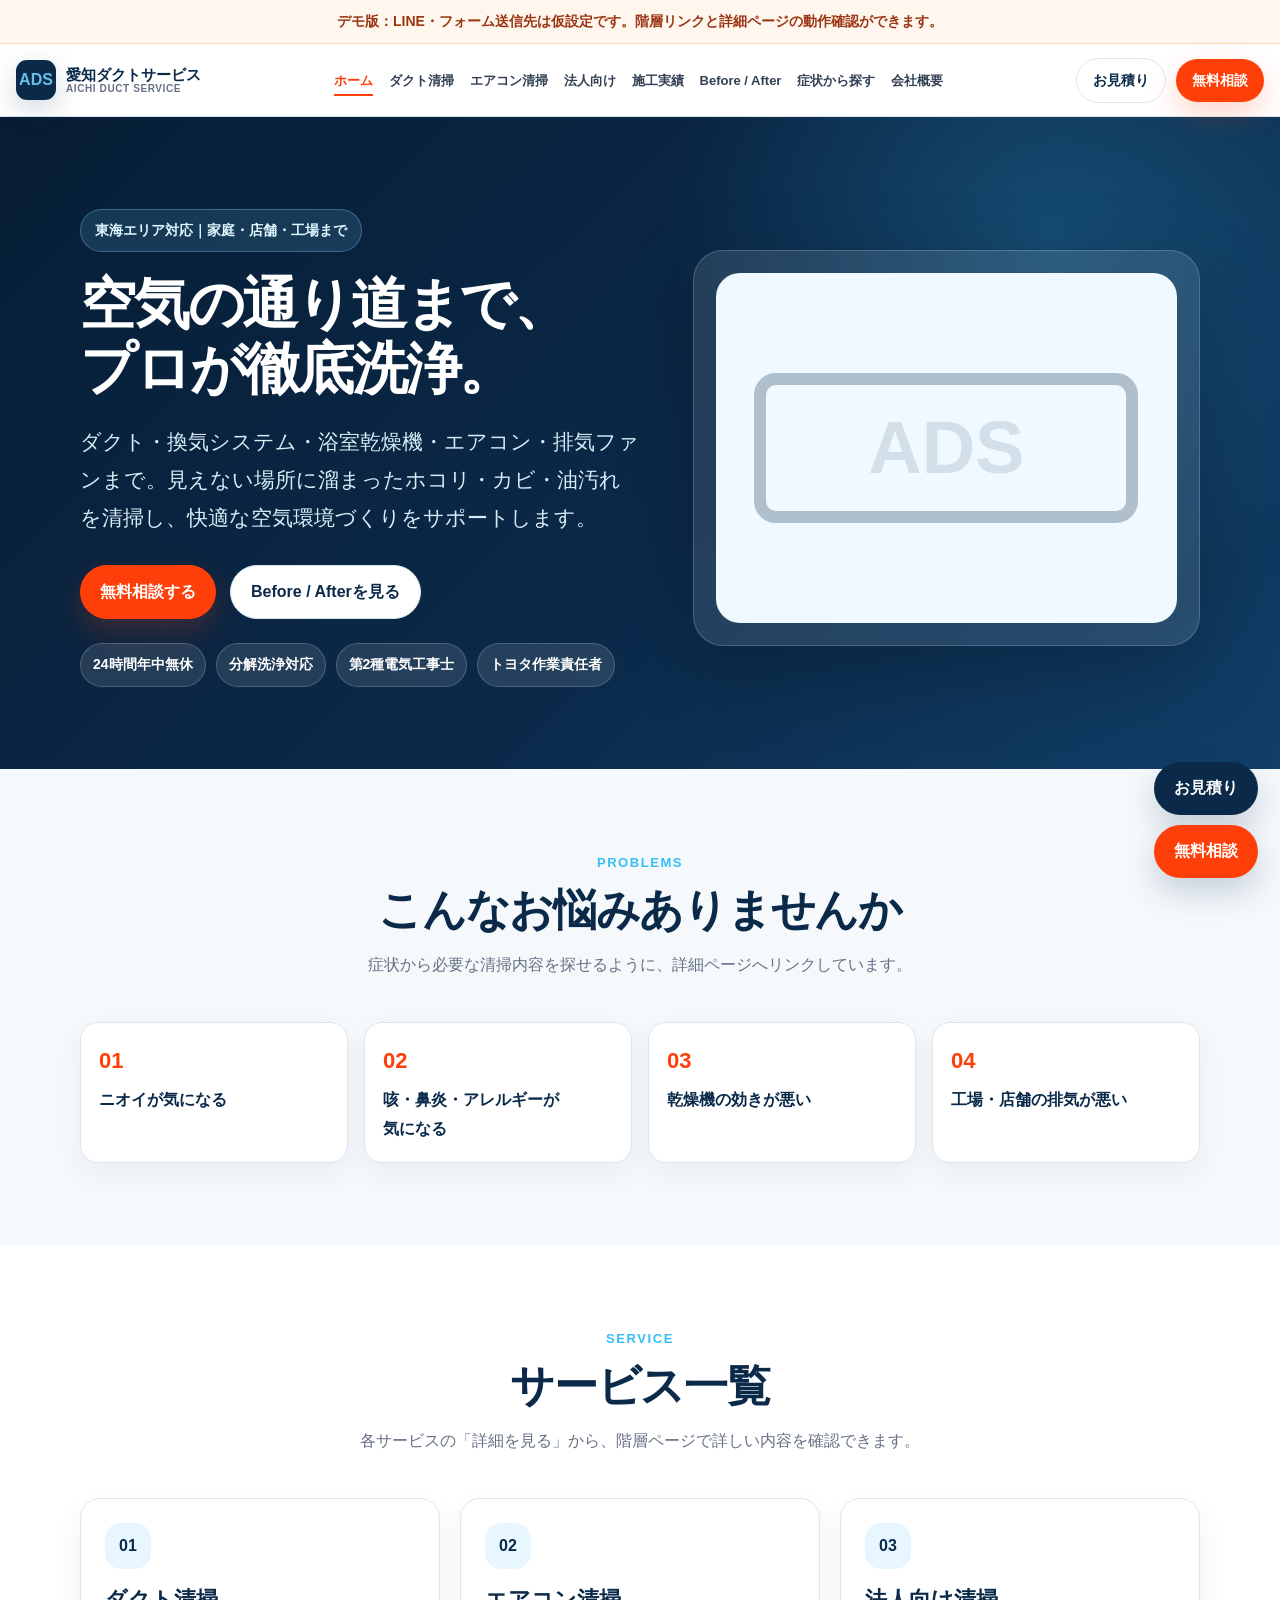
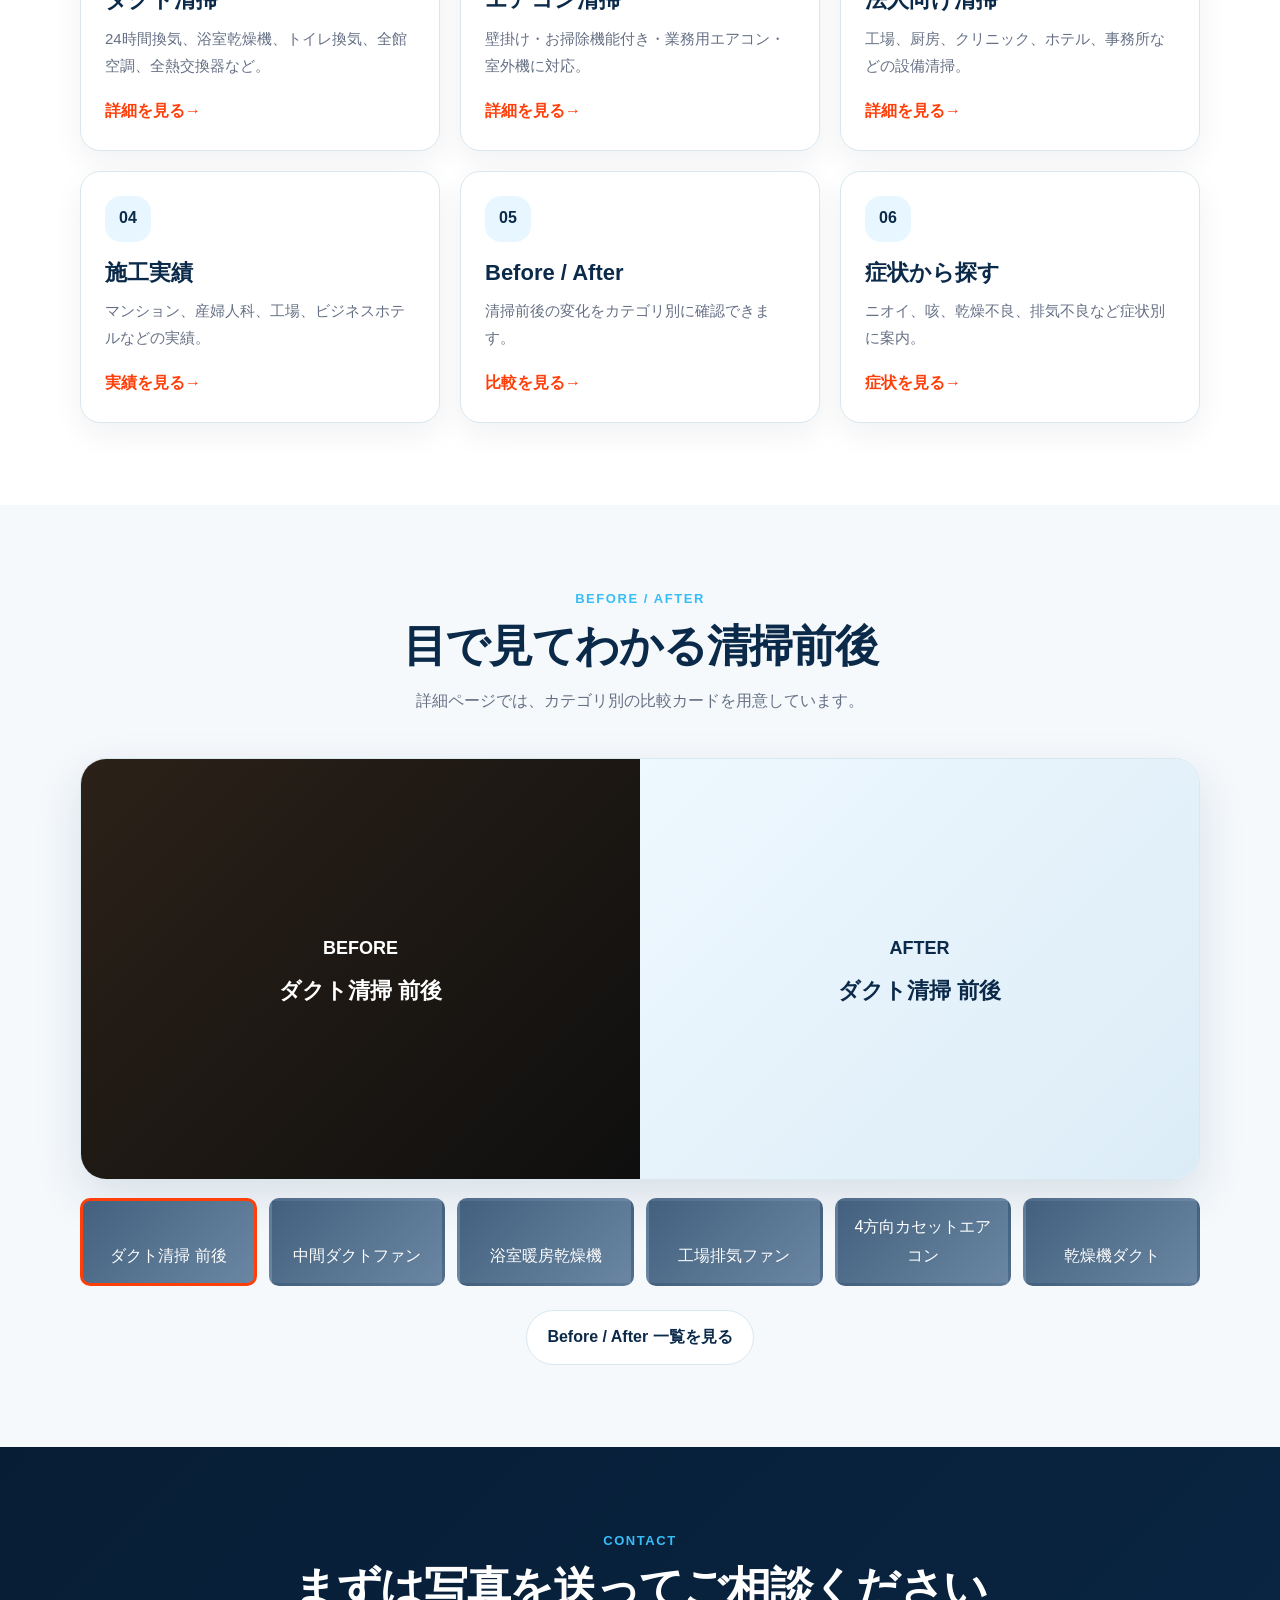
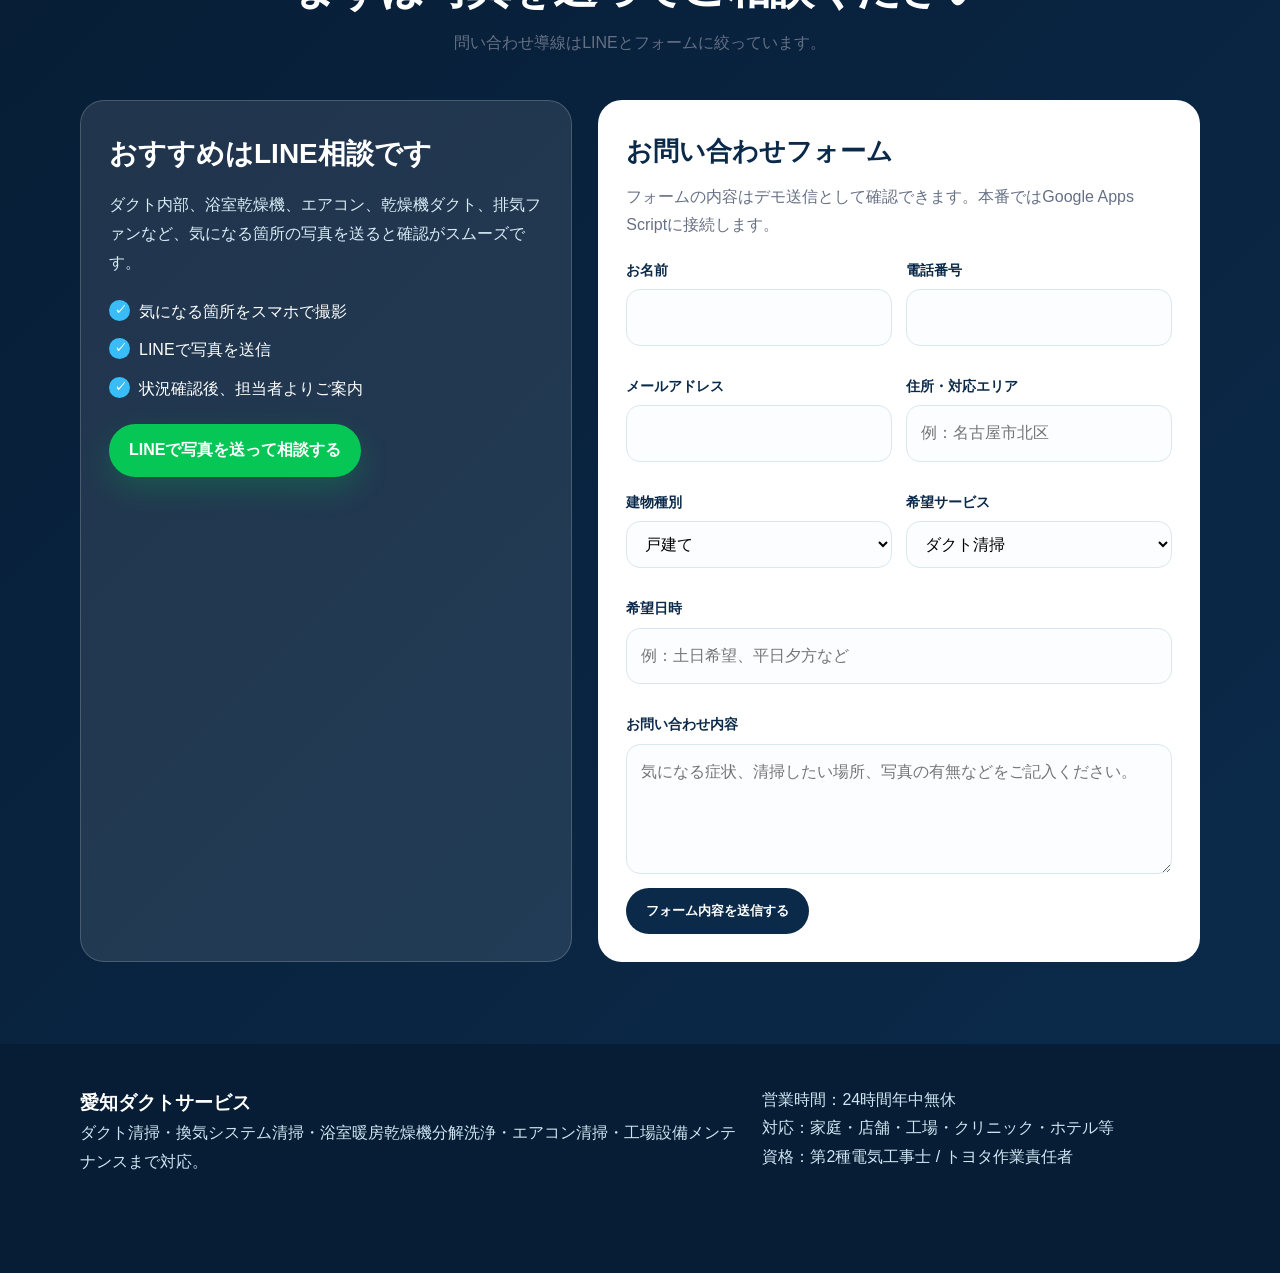
<file: index.html>
<!DOCTYPE html>
<html lang="ja">
<head>
  <meta charset="UTF-8">
  <meta name="viewport" content="width=device-width,initial-scale=1.0">
  <title>愛知ダクトサービス | 東海エリアのダクト清掃・換気システム清掃</title>
  <meta name="description" content="愛知ダクトサービスのホームページ">
  <link rel="stylesheet" href="assets/style.css">
</head>
<body>

  <div class="demo-bar">デモ版：LINE・フォーム送信先は仮設定です。階層リンクと詳細ページの動作確認ができます。</div>
  <header class="header">
    <div class="container header-inner">
      <a class="logo" href="index.html">
        <span class="logo-mark">ADS</span>
        <span>愛知ダクトサービス<small>AICHI DUCT SERVICE</small></span>
      </a>
      <nav class="nav"><a class="active" href="index.html">ホーム</a>
<a class="" href="duct.html">ダクト清掃</a>
<a class="" href="aircon.html">エアコン清掃</a>
<a class="" href="corporate.html">法人向け</a>
<a class="" href="works.html">施工実績</a>
<a class="" href="before-after.html">Before / After</a>
<a class="" href="symptoms.html">症状から探す</a>
<a class="" href="company.html">会社概要</a></nav>
      <div class="header-actions">
        <a class="btn btn-outline" href="estimate.html">お見積り</a>
        <a class="btn btn-primary" href="contact.html">無料相談</a>
      </div>
    </div>
  </header>

  <main>
    <section class="hero">
      <div class="container hero-grid">
        <div>
          <div class="badge">東海エリア対応｜家庭・店舗・工場まで</div>
          <h1>空気の通り道まで、<br>プロが徹底洗浄。</h1>
          <p>ダクト・換気システム・浴室乾燥機・エアコン・排気ファンまで。見えない場所に溜まったホコリ・カビ・油汚れを清掃し、快適な空気環境づくりをサポートします。</p>
          <div class="hero-actions">
            <a class="btn btn-primary" href="contact.html">無料相談する</a>
            <a class="btn btn-outline" href="before-after.html">Before / Afterを見る</a>
          </div>
          <div class="trust">
            <span>24時間年中無休</span><span>分解洗浄対応</span><span>第2種電気工事士</span><span>トヨタ作業責任者</span>
          </div>
        </div>
        <div class="hero-visual"><div class="duct-illust"></div></div>
      </div>
    </section>

    <section class="light">
      <div class="container">
        <div class="section-title">
          <div class="eyebrow">Problems</div>
          <h2>こんなお悩みありませんか</h2>
          <p>症状から必要な清掃内容を探せるように、詳細ページへリンクしています。</p>
        </div>
        <div class="problem-list">
          <a class="problem" href="symptoms.html#smell"><strong>01</strong>ニオイが気になる</a>
          <a class="problem" href="symptoms.html#allergy"><strong>02</strong>咳・鼻炎・アレルギーが<br>気になる</a>
          <a class="problem" href="symptoms.html#dry"><strong>03</strong>乾燥機の効きが悪い</a>
          <a class="problem" href="symptoms.html#factory"><strong>04</strong>工場・店舗の排気が悪い</a>
        </div>
      </div>
    </section>

    <section>
      <div class="container">
        <div class="section-title">
          <div class="eyebrow">Service</div>
          <h2>サービス一覧</h2>
          <p>各サービスの「詳細を見る」から、階層ページで詳しい内容を確認できます。</p>
        </div>
        <div class="grid-3">
          <article class="card"><div class="icon">01</div><h3>ダクト清掃</h3><p>24時間換気、浴室乾燥機、トイレ換気、全館空調、全熱交換器など。</p><a class="card-link" href="duct.html">詳細を見る</a></article>
          <article class="card"><div class="icon">02</div><h3>エアコン清掃</h3><p>壁掛け・お掃除機能付き・業務用エアコン・室外機に対応。</p><a class="card-link" href="aircon.html">詳細を見る</a></article>
          <article class="card"><div class="icon">03</div><h3>法人向け清掃</h3><p>工場、厨房、クリニック、ホテル、事務所などの設備清掃。</p><a class="card-link" href="corporate.html">詳細を見る</a></article>
          <article class="card"><div class="icon">04</div><h3>施工実績</h3><p>マンション、産婦人科、工場、ビジネスホテルなどの実績。</p><a class="card-link" href="works.html">実績を見る</a></article>
          <article class="card"><div class="icon">05</div><h3>Before / After</h3><p>清掃前後の変化をカテゴリ別に確認できます。</p><a class="card-link" href="before-after.html">比較を見る</a></article>
          <article class="card"><div class="icon">06</div><h3>症状から探す</h3><p>ニオイ、咳、乾燥不良、排気不良など症状別に案内。</p><a class="card-link" href="symptoms.html">症状を見る</a></article>
        </div>
      </div>
    </section>

    <section class="light">
      <div class="container">
        <div class="section-title">
          <div class="eyebrow">Before / After</div>
          <h2>目で見てわかる清掃前後</h2>
          <p>詳細ページでは、カテゴリ別の比較カードを用意しています。</p>
        </div>
       <div class="ba-large">
  <div class="ba-view">
    <div class="before" id="baBefore">
      <div class="ba-image-placeholder">
        <div class="ba-label">BEFORE</div>
        <div class="ba-caption" id="baBeforeCaption">ダクト清掃 前後</div>
      </div>
    </div>

    <div class="after" id="baAfter">
      <div class="ba-image-placeholder ba-image-placeholder-after">
        <div class="ba-label">AFTER</div>
        <div class="ba-caption" id="baAfterCaption">ダクト清掃 前後</div>
      </div>
    </div>
  </div>
</div>

<div class="ba-tabs">
  <button class="ba-tab active" type="button" data-key="duct">ダクト清掃 前後</button>
  <button class="ba-tab" type="button" data-key="fan">中間ダクトファン</button>
  <button class="ba-tab" type="button" data-key="bath">浴室暖房乾燥機</button>
  <button class="ba-tab" type="button" data-key="factory">工場排気ファン</button>
  <button class="ba-tab" type="button" data-key="aircon">4方向カセットエアコン</button>
  <button class="ba-tab" type="button" data-key="dryer">乾燥機ダクト</button>
</div>
        <p style="text-align:center;margin-top:24px"><a class="btn btn-outline" href="before-after.html">Before / After 一覧を見る</a></p>
      </div>
    </section>
  </main>

  <section id="contact" class="contact">
    <div class="container">
      <div class="section-title">
        <div class="eyebrow">Contact</div>
        <h2>まずは写真を送ってご相談ください</h2>
        <p>問い合わせ導線はLINEとフォームに絞っています。</p>
      </div>
      <div class="contact-grid">
        <div class="contact-box">
          <h3 style="font-size:28px;margin-bottom:12px">おすすめはLINE相談です</h3>
          <p>ダクト内部、浴室乾燥機、エアコン、乾燥機ダクト、排気ファンなど、気になる箇所の写真を送ると確認がスムーズです。</p>
          <ul class="checks" style="margin:20px 0">
            <li>気になる箇所をスマホで撮影</li>
            <li>LINEで写真を送信</li>
            <li>状況確認後、担当者よりご案内</li>
          </ul>
          <a class="btn btn-line js-line-link" href="#">LINEで写真を送って相談する</a>
        </div>
        
      <div class="form">
        <h3>お問い合わせフォーム</h3>
        <p style="color:var(--muted);margin-bottom:18px">フォームの内容はデモ送信として確認できます。本番ではGoogle Apps Scriptに接続します。</p>
        <form id="contactForm">
          <div class="form-row">
            <div class="field"><label>お名前</label><input name="name" required></div>
            <div class="field"><label>電話番号</label><input name="tel" required></div>
            <div class="field"><label>メールアドレス</label><input type="email" name="email"></div>
            <div class="field"><label>住所・対応エリア</label><input name="area" placeholder="例：名古屋市北区"></div>
            <div class="field"><label>建物種別</label><select name="building"><option>戸建て</option><option>マンション</option><option>店舗</option><option>事務所</option><option>工場</option><option>クリニック・施設</option><option>その他</option></select></div>
            <div class="field"><label>希望サービス</label><select name="service"><option>ダクト清掃</option><option>浴室暖房乾燥機清掃</option><option>エアコン清掃</option><option>乾燥機ダクト清掃</option><option>工場・店舗設備清掃</option><option>太陽光パネル清掃</option><option>その他</option></select></div>
            <div class="field full"><label>希望日時</label><input name="preferredDate" placeholder="例：土日希望、平日夕方など"></div>
            <div class="field full"><label>お問い合わせ内容</label><textarea name="message" required placeholder="気になる症状、清掃したい場所、写真の有無などをご記入ください。"></textarea></div>
          </div>
          <button class="btn btn-dark" type="submit">フォーム内容を送信する</button>
          <div id="formStatus" class="status"></div>
        </form>
      </div>

      </div>
    </div>
  </section>

  <footer class="footer">
    <div class="container footer-grid">
      <div>
        <h3>愛知ダクトサービス</h3>
        <p>ダクト清掃・換気システム清掃・浴室暖房乾燥機分解洗浄・エアコン清掃・工場設備メンテナンスまで対応。</p>
      </div>
      <div>
        <p>営業時間：24時間年中無休</p>
        <p>対応：家庭・店舗・工場・クリニック・ホテル等</p>
        <p>資格：第2種電気工事士 / トヨタ作業責任者</p>
      </div>
    </div>
  </footer>
  <div class="fixed-cta">
    <a class="btn btn-dark" href="estimate.html">お見積り</a>
    <a class="btn btn-primary" href="contact.html">無料相談</a>
  </div>
  <script src="assets/main.js"></script>
</body>
</html>
</file>
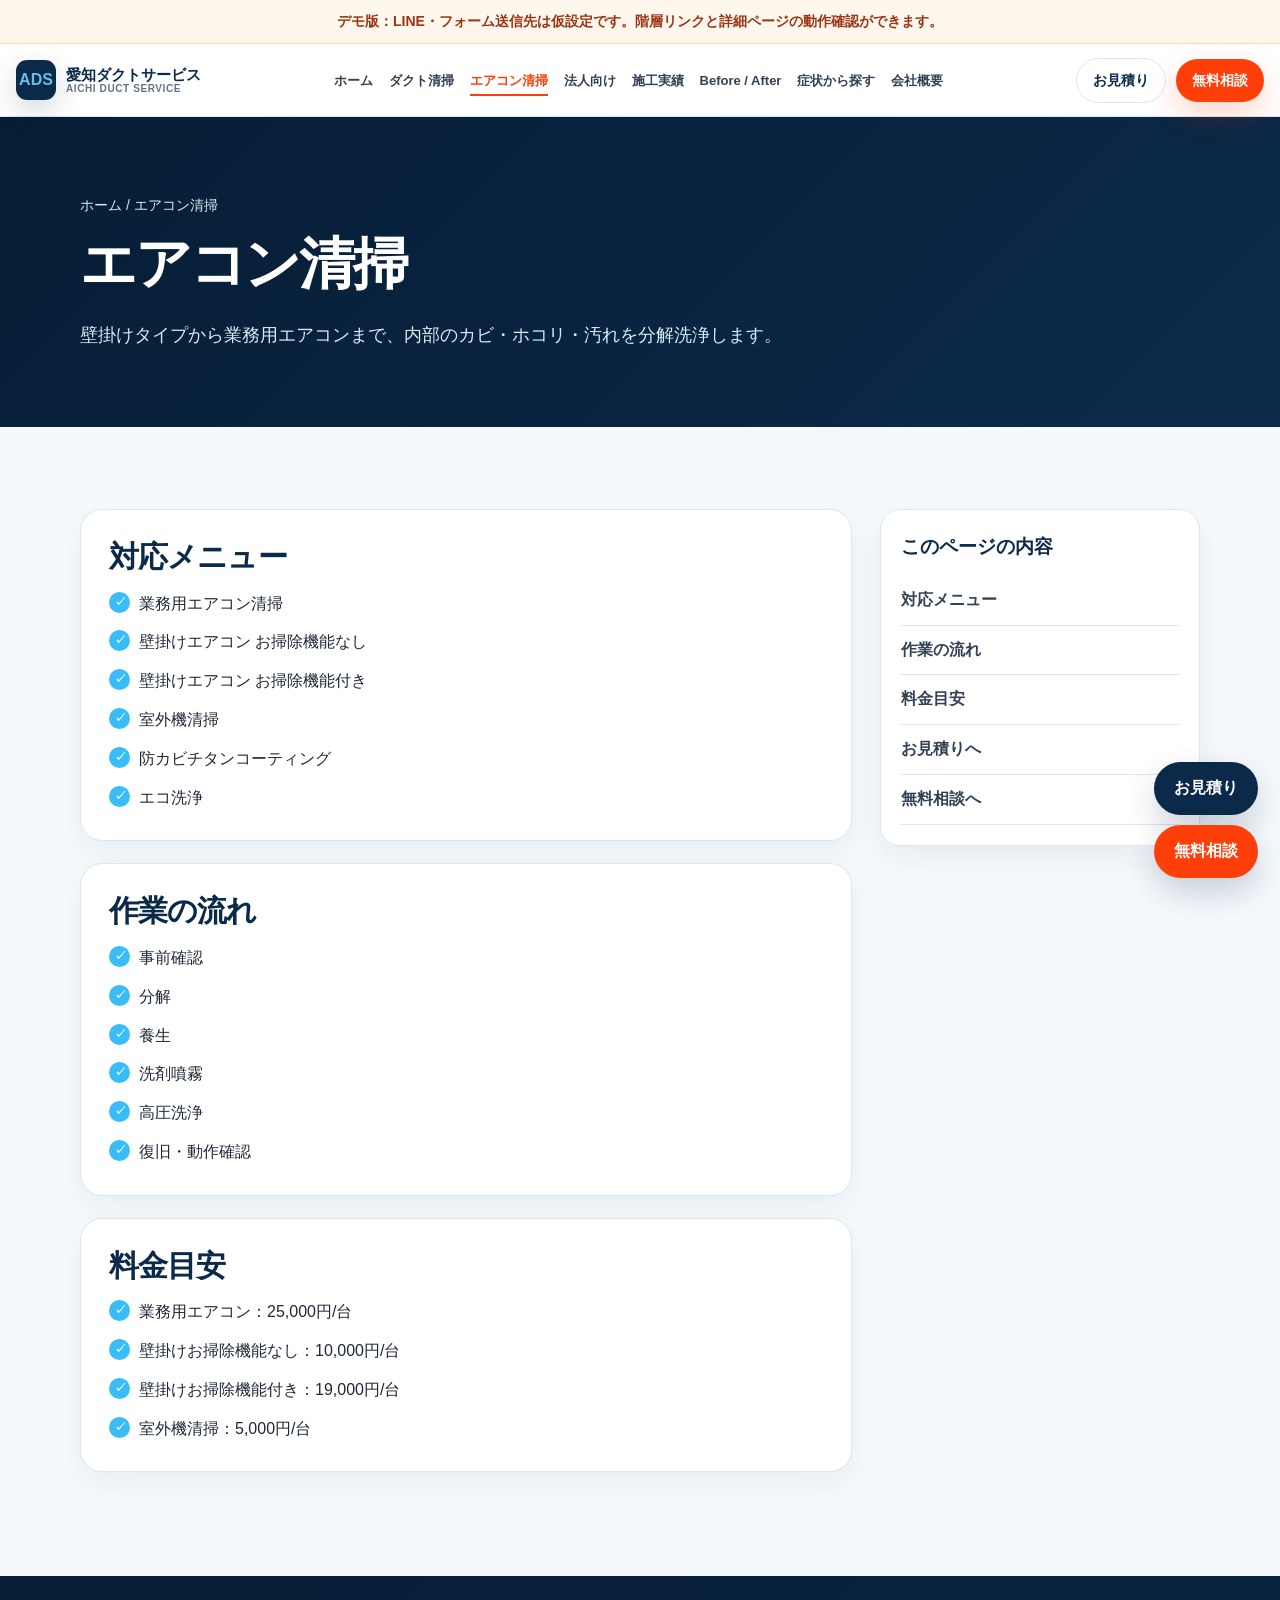
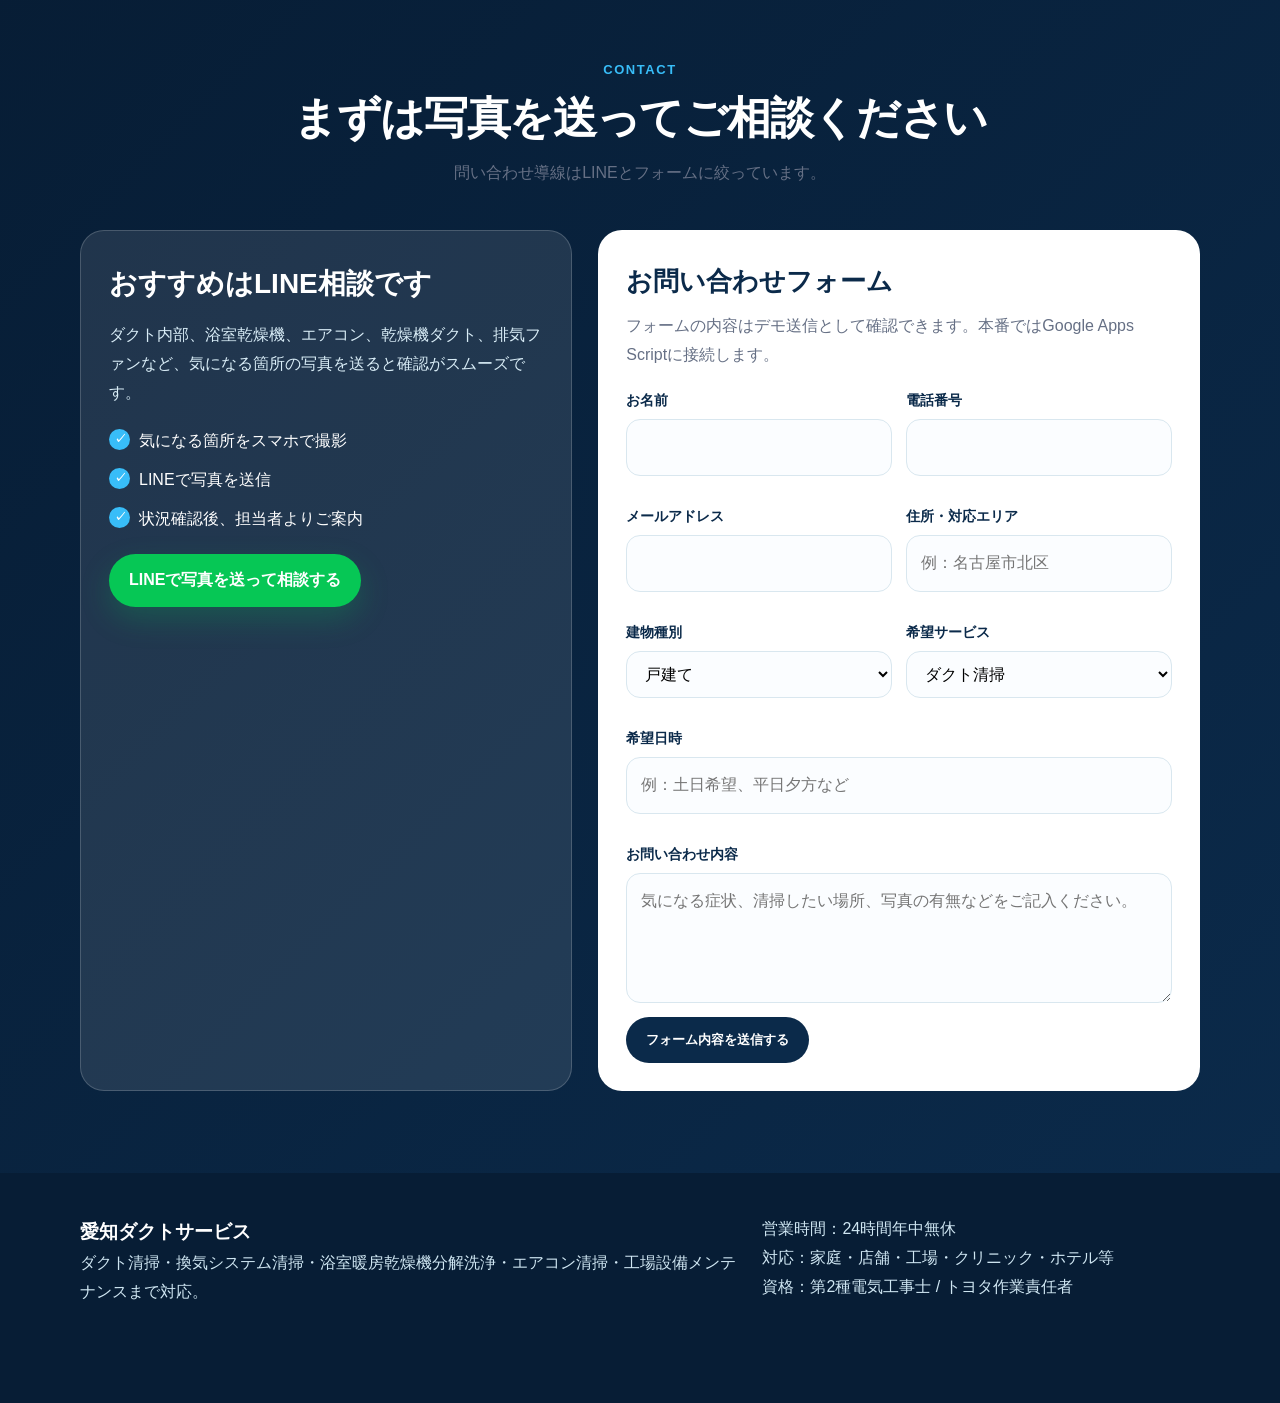
<file: aircon.html>
<!DOCTYPE html>
<html lang="ja">
<head>
  <meta charset="UTF-8">
  <meta name="viewport" content="width=device-width,initial-scale=1.0">
  <title>エアコン清掃 | 愛知ダクトサービス</title>
  <meta name="description" content="愛知ダクトサービスのホームページ">
  <link rel="stylesheet" href="assets/style.css">
</head>
<body>

  <div class="demo-bar">デモ版：LINE・フォーム送信先は仮設定です。階層リンクと詳細ページの動作確認ができます。</div>
  <header class="header">
    <div class="container header-inner">
      <a class="logo" href="index.html">
        <span class="logo-mark">ADS</span>
        <span>愛知ダクトサービス<small>AICHI DUCT SERVICE</small></span>
      </a>
      <nav class="nav"><a class="" href="index.html">ホーム</a>
<a class="" href="duct.html">ダクト清掃</a>
<a class="active" href="aircon.html">エアコン清掃</a>
<a class="" href="corporate.html">法人向け</a>
<a class="" href="works.html">施工実績</a>
<a class="" href="before-after.html">Before / After</a>
<a class="" href="symptoms.html">症状から探す</a>
<a class="" href="company.html">会社概要</a></nav>
      <div class="header-actions">
        <a class="btn btn-outline" href="estimate.html">お見積り</a>
        <a class="btn btn-primary" href="contact.html">無料相談</a>
      </div>
    </div>
  </header>

  <main>
    <section class="page-hero">
      <div class="container">
        <div class="breadcrumb"><a href="index.html">ホーム</a> / エアコン清掃</div>
        <h1>エアコン清掃</h1>
        <p>壁掛けタイプから業務用エアコンまで、内部のカビ・ホコリ・汚れを分解洗浄します。</p>
      </div>
    </section>
    <section class="light">
      <div class="container detail-layout">
        <div>
          <div id="sec1" class="content-block">
            <h2>対応メニュー</h2>
            <ul class="checks"><li>業務用エアコン清掃</li>
<li>壁掛けエアコン お掃除機能なし</li>
<li>壁掛けエアコン お掃除機能付き</li>
<li>室外機清掃</li>
<li>防カビチタンコーティング</li>
<li>エコ洗浄</li></ul>
          </div>
        
          <div id="sec2" class="content-block">
            <h2>作業の流れ</h2>
            <ul class="checks"><li>事前確認</li>
<li>分解</li>
<li>養生</li>
<li>洗剤噴霧</li>
<li>高圧洗浄</li>
<li>復旧・動作確認</li></ul>
          </div>
        
          <div id="sec3" class="content-block">
            <h2>料金目安</h2>
            <ul class="checks"><li>業務用エアコン：25,000円/台</li>
<li>壁掛けお掃除機能なし：10,000円/台</li>
<li>壁掛けお掃除機能付き：19,000円/台</li>
<li>室外機清掃：5,000円/台</li></ul>
          </div>
        </div>
        <aside class="side-box">
          <h3>このページの内容</h3>
          <a href="#sec1">対応メニュー</a><a href="#sec2">作業の流れ</a><a href="#sec3">料金目安</a>
          <a href="estimate.html">お見積りへ</a>
          <a href="contact.html">無料相談へ</a>
        </aside>
      </div>
    </section>
  </main>

  <section id="contact" class="contact">
    <div class="container">
      <div class="section-title">
        <div class="eyebrow">Contact</div>
        <h2>まずは写真を送ってご相談ください</h2>
        <p>問い合わせ導線はLINEとフォームに絞っています。</p>
      </div>
      <div class="contact-grid">
        <div class="contact-box">
          <h3 style="font-size:28px;margin-bottom:12px">おすすめはLINE相談です</h3>
          <p>ダクト内部、浴室乾燥機、エアコン、乾燥機ダクト、排気ファンなど、気になる箇所の写真を送ると確認がスムーズです。</p>
          <ul class="checks" style="margin:20px 0">
            <li>気になる箇所をスマホで撮影</li>
            <li>LINEで写真を送信</li>
            <li>状況確認後、担当者よりご案内</li>
          </ul>
          <a class="btn btn-line js-line-link" href="#">LINEで写真を送って相談する</a>
        </div>
        
      <div class="form">
        <h3>お問い合わせフォーム</h3>
        <p style="color:var(--muted);margin-bottom:18px">フォームの内容はデモ送信として確認できます。本番ではGoogle Apps Scriptに接続します。</p>
        <form id="contactForm">
          <div class="form-row">
            <div class="field"><label>お名前</label><input name="name" required></div>
            <div class="field"><label>電話番号</label><input name="tel" required></div>
            <div class="field"><label>メールアドレス</label><input type="email" name="email"></div>
            <div class="field"><label>住所・対応エリア</label><input name="area" placeholder="例：名古屋市北区"></div>
            <div class="field"><label>建物種別</label><select name="building"><option>戸建て</option><option>マンション</option><option>店舗</option><option>事務所</option><option>工場</option><option>クリニック・施設</option><option>その他</option></select></div>
            <div class="field"><label>希望サービス</label><select name="service"><option>ダクト清掃</option><option>浴室暖房乾燥機清掃</option><option>エアコン清掃</option><option>乾燥機ダクト清掃</option><option>工場・店舗設備清掃</option><option>太陽光パネル清掃</option><option>その他</option></select></div>
            <div class="field full"><label>希望日時</label><input name="preferredDate" placeholder="例：土日希望、平日夕方など"></div>
            <div class="field full"><label>お問い合わせ内容</label><textarea name="message" required placeholder="気になる症状、清掃したい場所、写真の有無などをご記入ください。"></textarea></div>
          </div>
          <button class="btn btn-dark" type="submit">フォーム内容を送信する</button>
          <div id="formStatus" class="status"></div>
        </form>
      </div>

      </div>
    </div>
  </section>

  <footer class="footer">
    <div class="container footer-grid">
      <div>
        <h3>愛知ダクトサービス</h3>
        <p>ダクト清掃・換気システム清掃・浴室暖房乾燥機分解洗浄・エアコン清掃・工場設備メンテナンスまで対応。</p>
      </div>
      <div>
        <p>営業時間：24時間年中無休</p>
        <p>対応：家庭・店舗・工場・クリニック・ホテル等</p>
        <p>資格：第2種電気工事士 / トヨタ作業責任者</p>
      </div>
    </div>
  </footer>
  <div class="fixed-cta">
    <a class="btn btn-dark" href="estimate.html">お見積り</a>
    <a class="btn btn-primary" href="contact.html">無料相談</a>
  </div>
  <script src="assets/main.js"></script>
</body>
</html>
</file>
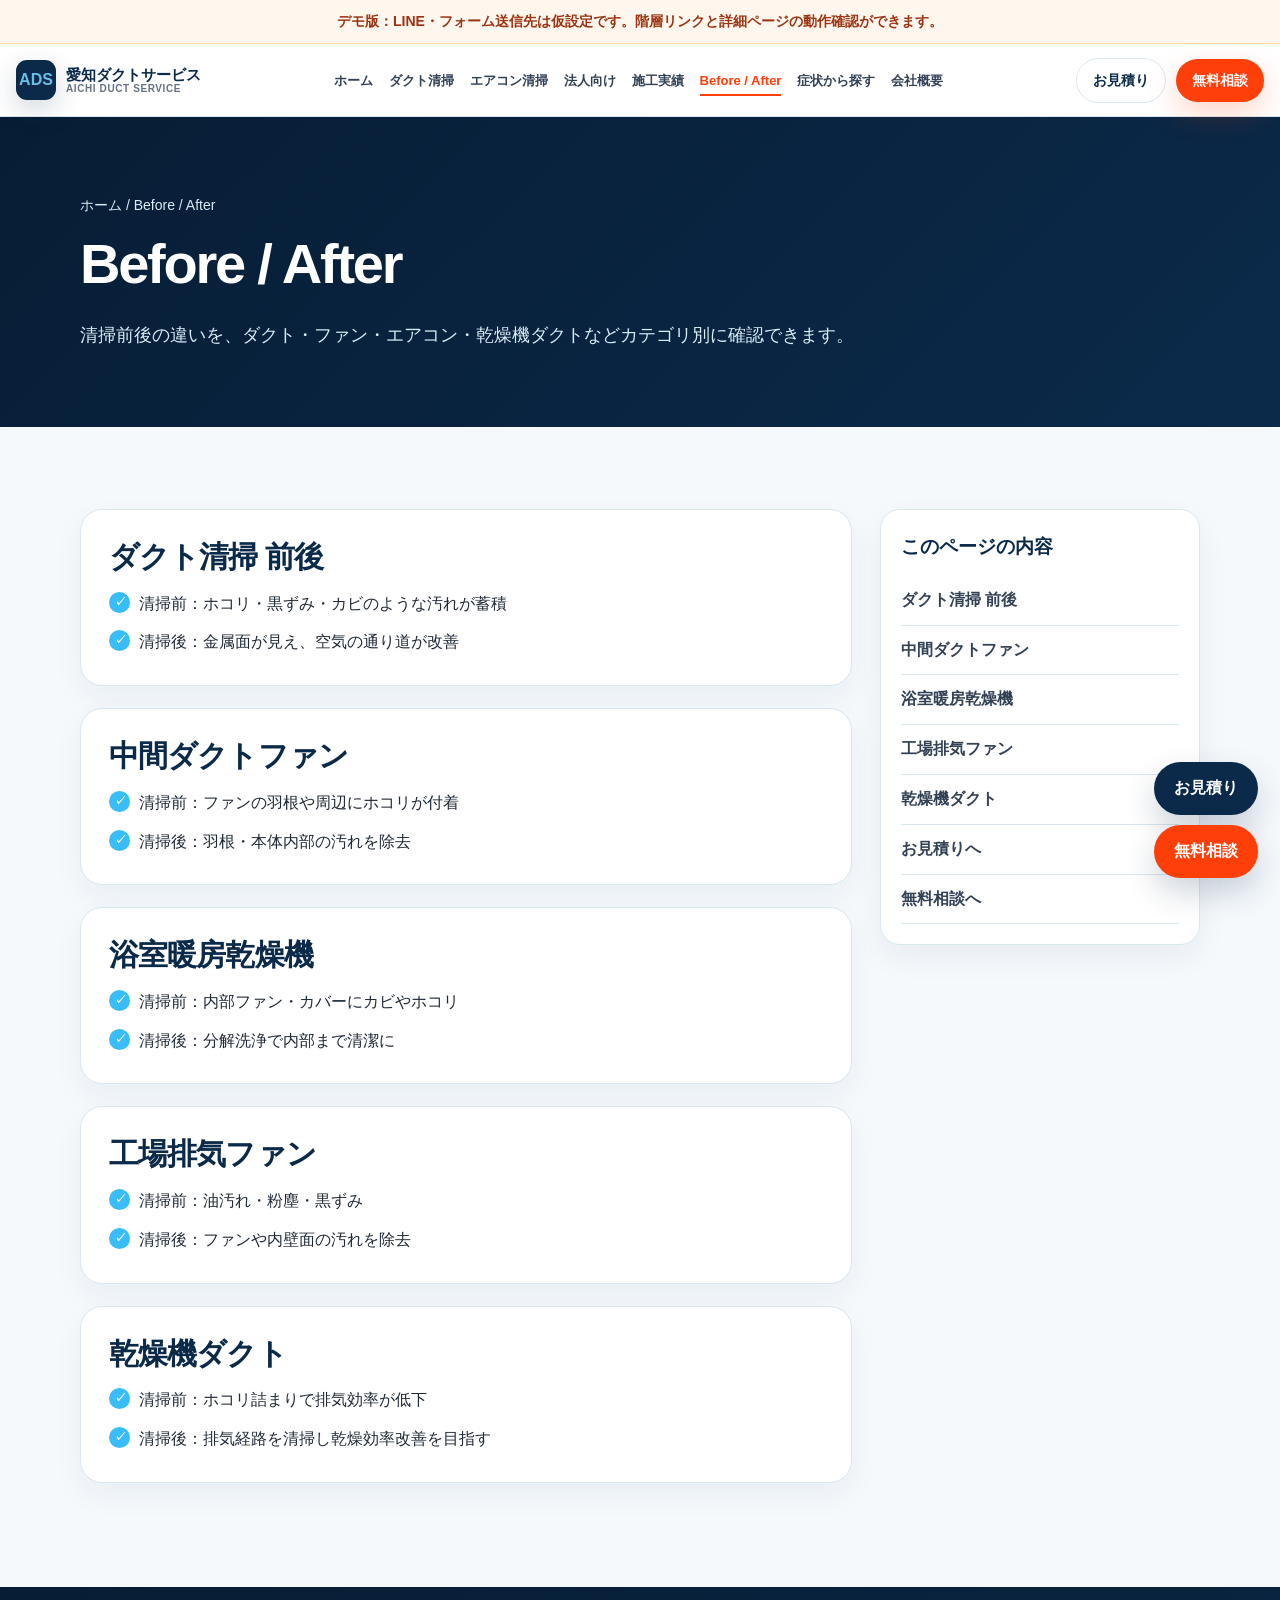
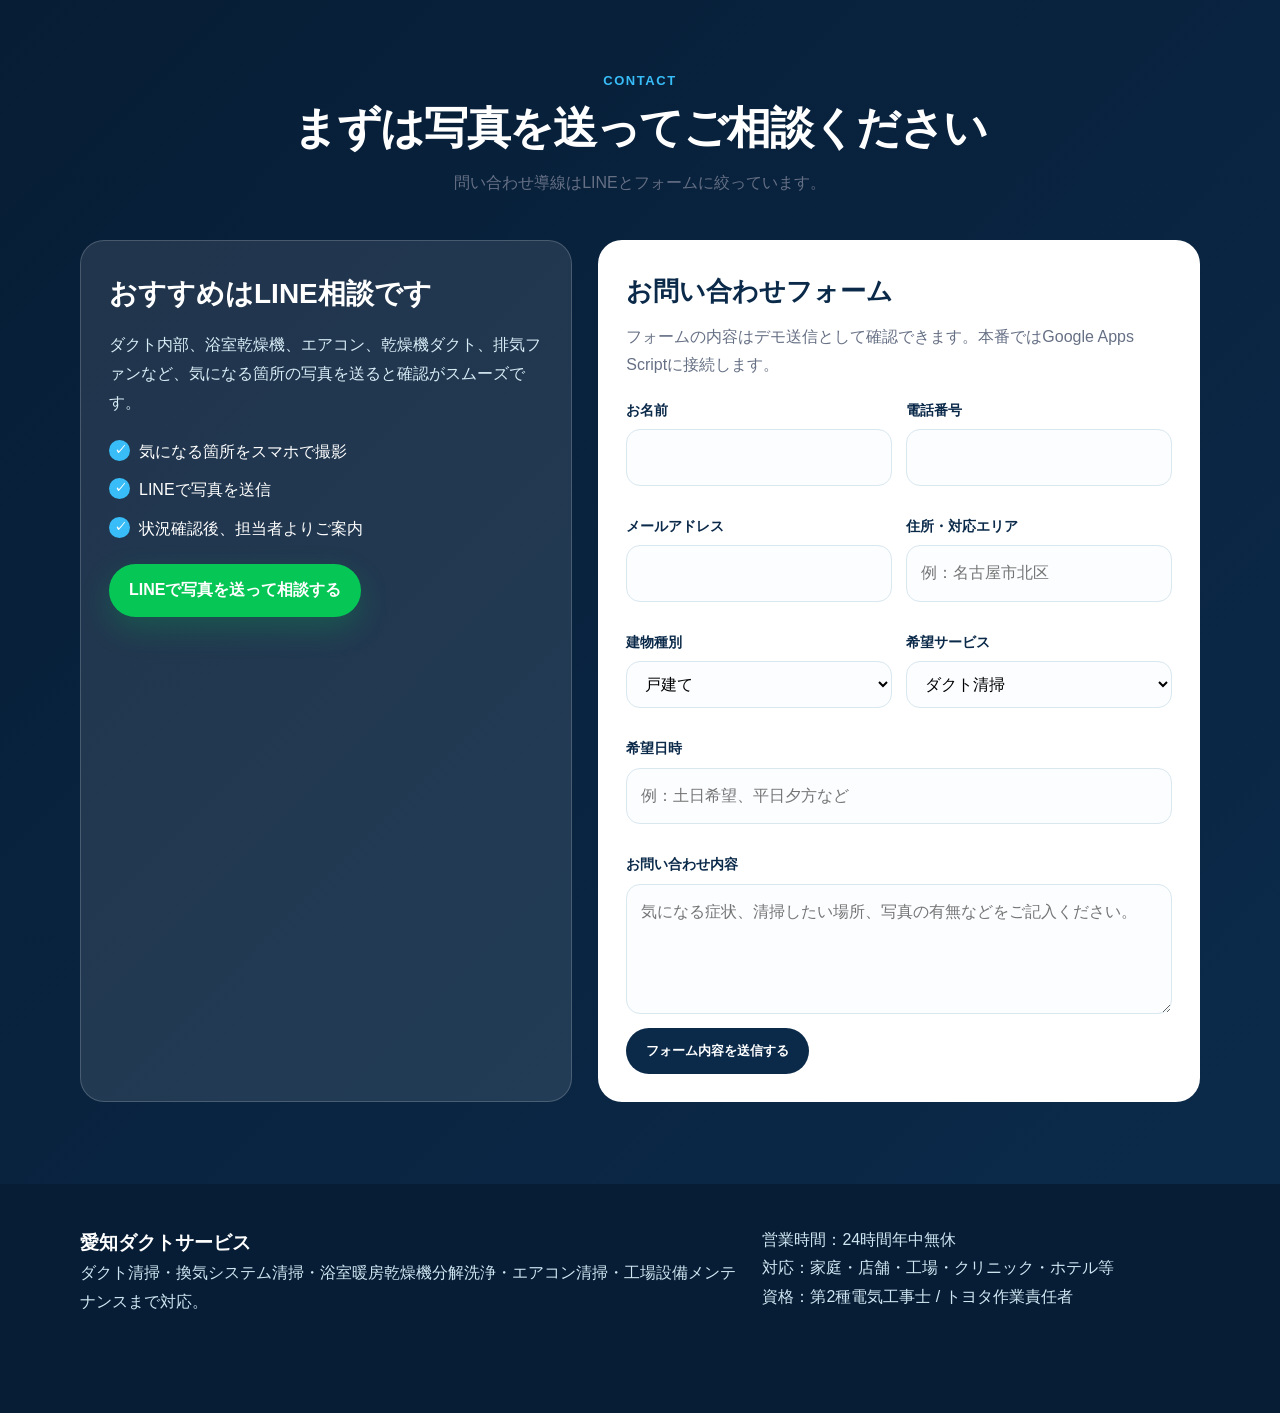
<file: before-after.html>
<!DOCTYPE html>
<html lang="ja">
<head>
  <meta charset="UTF-8">
  <meta name="viewport" content="width=device-width,initial-scale=1.0">
  <title>Before / After | 愛知ダクトサービス</title>
  <meta name="description" content="愛知ダクトサービスのホームページ">
  <link rel="stylesheet" href="assets/style.css">
</head>
<body>

  <div class="demo-bar">デモ版：LINE・フォーム送信先は仮設定です。階層リンクと詳細ページの動作確認ができます。</div>
  <header class="header">
    <div class="container header-inner">
      <a class="logo" href="index.html">
        <span class="logo-mark">ADS</span>
        <span>愛知ダクトサービス<small>AICHI DUCT SERVICE</small></span>
      </a>
      <nav class="nav"><a class="" href="index.html">ホーム</a>
<a class="" href="duct.html">ダクト清掃</a>
<a class="" href="aircon.html">エアコン清掃</a>
<a class="" href="corporate.html">法人向け</a>
<a class="" href="works.html">施工実績</a>
<a class="active" href="before-after.html">Before / After</a>
<a class="" href="symptoms.html">症状から探す</a>
<a class="" href="company.html">会社概要</a></nav>
      <div class="header-actions">
        <a class="btn btn-outline" href="estimate.html">お見積り</a>
        <a class="btn btn-primary" href="contact.html">無料相談</a>
      </div>
    </div>
  </header>

  <main>
    <section class="page-hero">
      <div class="container">
        <div class="breadcrumb"><a href="index.html">ホーム</a> / Before / After</div>
        <h1>Before / After</h1>
        <p>清掃前後の違いを、ダクト・ファン・エアコン・乾燥機ダクトなどカテゴリ別に確認できます。</p>
      </div>
    </section>
    <section class="light">
      <div class="container detail-layout">
        <div>
          <div id="sec1" class="content-block">
            <h2>ダクト清掃 前後</h2>
            <ul class="checks"><li>清掃前：ホコリ・黒ずみ・カビのような汚れが蓄積</li>
<li>清掃後：金属面が見え、空気の通り道が改善</li></ul>
          </div>
        
          <div id="sec2" class="content-block">
            <h2>中間ダクトファン</h2>
            <ul class="checks"><li>清掃前：ファンの羽根や周辺にホコリが付着</li>
<li>清掃後：羽根・本体内部の汚れを除去</li></ul>
          </div>
        
          <div id="sec3" class="content-block">
            <h2>浴室暖房乾燥機</h2>
            <ul class="checks"><li>清掃前：内部ファン・カバーにカビやホコリ</li>
<li>清掃後：分解洗浄で内部まで清潔に</li></ul>
          </div>
        
          <div id="sec4" class="content-block">
            <h2>工場排気ファン</h2>
            <ul class="checks"><li>清掃前：油汚れ・粉塵・黒ずみ</li>
<li>清掃後：ファンや内壁面の汚れを除去</li></ul>
          </div>
        
          <div id="sec5" class="content-block">
            <h2>乾燥機ダクト</h2>
            <ul class="checks"><li>清掃前：ホコリ詰まりで排気効率が低下</li>
<li>清掃後：排気経路を清掃し乾燥効率改善を目指す</li></ul>
          </div>
        </div>
        <aside class="side-box">
          <h3>このページの内容</h3>
          <a href="#sec1">ダクト清掃 前後</a><a href="#sec2">中間ダクトファン</a><a href="#sec3">浴室暖房乾燥機</a><a href="#sec4">工場排気ファン</a><a href="#sec5">乾燥機ダクト</a>
          <a href="estimate.html">お見積りへ</a>
          <a href="contact.html">無料相談へ</a>
        </aside>
      </div>
    </section>
  </main>

  <section id="contact" class="contact">
    <div class="container">
      <div class="section-title">
        <div class="eyebrow">Contact</div>
        <h2>まずは写真を送ってご相談ください</h2>
        <p>問い合わせ導線はLINEとフォームに絞っています。</p>
      </div>
      <div class="contact-grid">
        <div class="contact-box">
          <h3 style="font-size:28px;margin-bottom:12px">おすすめはLINE相談です</h3>
          <p>ダクト内部、浴室乾燥機、エアコン、乾燥機ダクト、排気ファンなど、気になる箇所の写真を送ると確認がスムーズです。</p>
          <ul class="checks" style="margin:20px 0">
            <li>気になる箇所をスマホで撮影</li>
            <li>LINEで写真を送信</li>
            <li>状況確認後、担当者よりご案内</li>
          </ul>
          <a class="btn btn-line js-line-link" href="#">LINEで写真を送って相談する</a>
        </div>
        
      <div class="form">
        <h3>お問い合わせフォーム</h3>
        <p style="color:var(--muted);margin-bottom:18px">フォームの内容はデモ送信として確認できます。本番ではGoogle Apps Scriptに接続します。</p>
        <form id="contactForm">
          <div class="form-row">
            <div class="field"><label>お名前</label><input name="name" required></div>
            <div class="field"><label>電話番号</label><input name="tel" required></div>
            <div class="field"><label>メールアドレス</label><input type="email" name="email"></div>
            <div class="field"><label>住所・対応エリア</label><input name="area" placeholder="例：名古屋市北区"></div>
            <div class="field"><label>建物種別</label><select name="building"><option>戸建て</option><option>マンション</option><option>店舗</option><option>事務所</option><option>工場</option><option>クリニック・施設</option><option>その他</option></select></div>
            <div class="field"><label>希望サービス</label><select name="service"><option>ダクト清掃</option><option>浴室暖房乾燥機清掃</option><option>エアコン清掃</option><option>乾燥機ダクト清掃</option><option>工場・店舗設備清掃</option><option>太陽光パネル清掃</option><option>その他</option></select></div>
            <div class="field full"><label>希望日時</label><input name="preferredDate" placeholder="例：土日希望、平日夕方など"></div>
            <div class="field full"><label>お問い合わせ内容</label><textarea name="message" required placeholder="気になる症状、清掃したい場所、写真の有無などをご記入ください。"></textarea></div>
          </div>
          <button class="btn btn-dark" type="submit">フォーム内容を送信する</button>
          <div id="formStatus" class="status"></div>
        </form>
      </div>

      </div>
    </div>
  </section>

  <footer class="footer">
    <div class="container footer-grid">
      <div>
        <h3>愛知ダクトサービス</h3>
        <p>ダクト清掃・換気システム清掃・浴室暖房乾燥機分解洗浄・エアコン清掃・工場設備メンテナンスまで対応。</p>
      </div>
      <div>
        <p>営業時間：24時間年中無休</p>
        <p>対応：家庭・店舗・工場・クリニック・ホテル等</p>
        <p>資格：第2種電気工事士 / トヨタ作業責任者</p>
      </div>
    </div>
  </footer>
  <div class="fixed-cta">
    <a class="btn btn-dark" href="estimate.html">お見積り</a>
    <a class="btn btn-primary" href="contact.html">無料相談</a>
  </div>
  <script src="assets/main.js"></script>
</body>
</html>
</file>
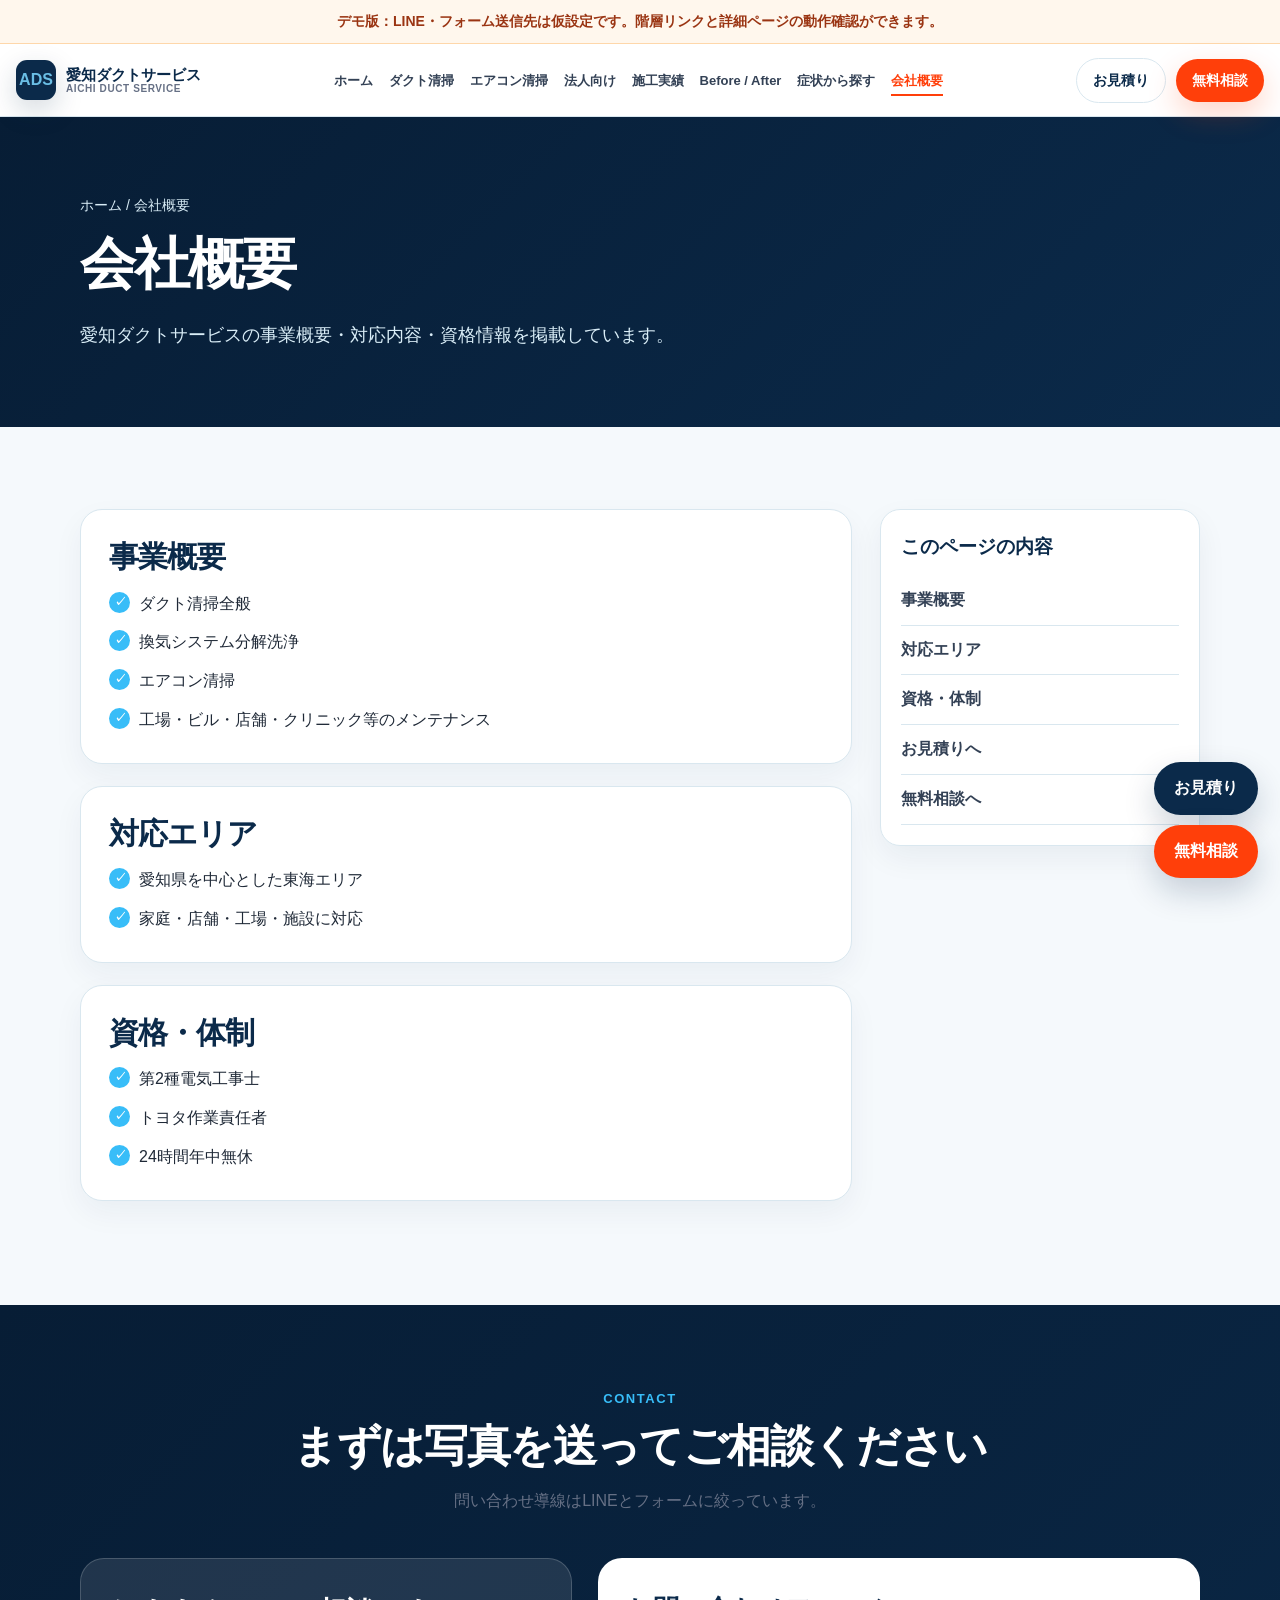
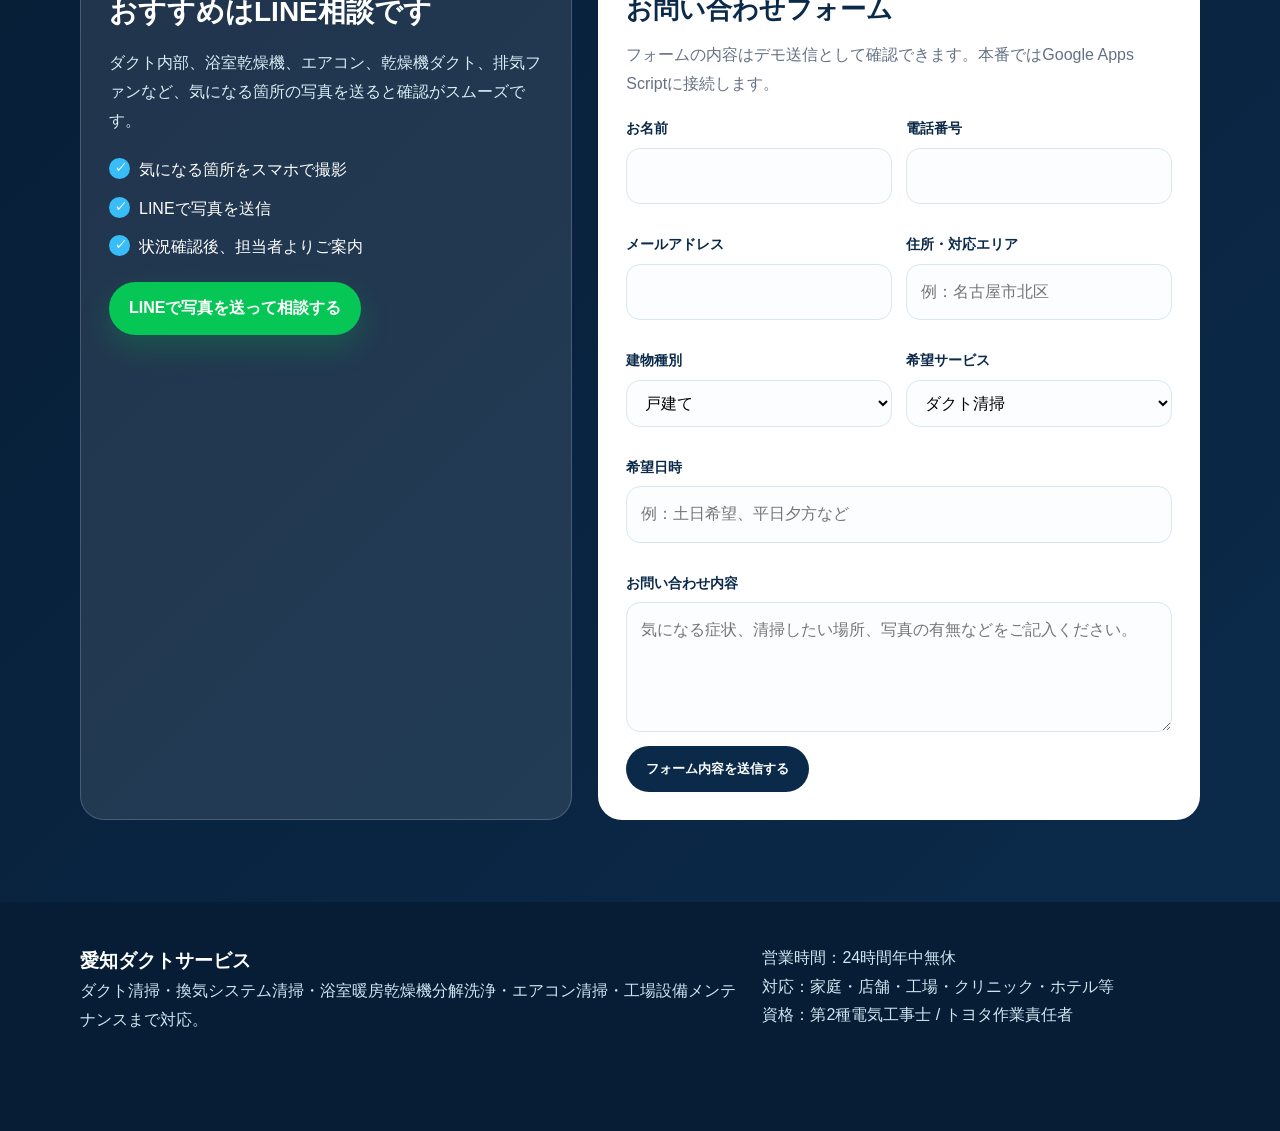
<file: company.html>
<!DOCTYPE html>
<html lang="ja">
<head>
  <meta charset="UTF-8">
  <meta name="viewport" content="width=device-width,initial-scale=1.0">
  <title>会社概要 | 愛知ダクトサービス</title>
  <meta name="description" content="愛知ダクトサービスのホームページ">
  <link rel="stylesheet" href="assets/style.css">
</head>
<body>

  <div class="demo-bar">デモ版：LINE・フォーム送信先は仮設定です。階層リンクと詳細ページの動作確認ができます。</div>
  <header class="header">
    <div class="container header-inner">
      <a class="logo" href="index.html">
        <span class="logo-mark">ADS</span>
        <span>愛知ダクトサービス<small>AICHI DUCT SERVICE</small></span>
      </a>
      <nav class="nav"><a class="" href="index.html">ホーム</a>
<a class="" href="duct.html">ダクト清掃</a>
<a class="" href="aircon.html">エアコン清掃</a>
<a class="" href="corporate.html">法人向け</a>
<a class="" href="works.html">施工実績</a>
<a class="" href="before-after.html">Before / After</a>
<a class="" href="symptoms.html">症状から探す</a>
<a class="active" href="company.html">会社概要</a></nav>
      <div class="header-actions">
        <a class="btn btn-outline" href="estimate.html">お見積り</a>
        <a class="btn btn-primary" href="contact.html">無料相談</a>
      </div>
    </div>
  </header>

  <main>
    <section class="page-hero">
      <div class="container">
        <div class="breadcrumb"><a href="index.html">ホーム</a> / 会社概要</div>
        <h1>会社概要</h1>
        <p>愛知ダクトサービスの事業概要・対応内容・資格情報を掲載しています。</p>
      </div>
    </section>
    <section class="light">
      <div class="container detail-layout">
        <div>
          <div id="sec1" class="content-block">
            <h2>事業概要</h2>
            <ul class="checks"><li>ダクト清掃全般</li>
<li>換気システム分解洗浄</li>
<li>エアコン清掃</li>
<li>工場・ビル・店舗・クリニック等のメンテナンス</li></ul>
          </div>
        
          <div id="sec2" class="content-block">
            <h2>対応エリア</h2>
            <ul class="checks"><li>愛知県を中心とした東海エリア</li>
<li>家庭・店舗・工場・施設に対応</li></ul>
          </div>
        
          <div id="sec3" class="content-block">
            <h2>資格・体制</h2>
            <ul class="checks"><li>第2種電気工事士</li>
<li>トヨタ作業責任者</li>
<li>24時間年中無休</li></ul>
          </div>
        </div>
        <aside class="side-box">
          <h3>このページの内容</h3>
          <a href="#sec1">事業概要</a><a href="#sec2">対応エリア</a><a href="#sec3">資格・体制</a>
          <a href="estimate.html">お見積りへ</a>
          <a href="contact.html">無料相談へ</a>
        </aside>
      </div>
    </section>
  </main>

  <section id="contact" class="contact">
    <div class="container">
      <div class="section-title">
        <div class="eyebrow">Contact</div>
        <h2>まずは写真を送ってご相談ください</h2>
        <p>問い合わせ導線はLINEとフォームに絞っています。</p>
      </div>
      <div class="contact-grid">
        <div class="contact-box">
          <h3 style="font-size:28px;margin-bottom:12px">おすすめはLINE相談です</h3>
          <p>ダクト内部、浴室乾燥機、エアコン、乾燥機ダクト、排気ファンなど、気になる箇所の写真を送ると確認がスムーズです。</p>
          <ul class="checks" style="margin:20px 0">
            <li>気になる箇所をスマホで撮影</li>
            <li>LINEで写真を送信</li>
            <li>状況確認後、担当者よりご案内</li>
          </ul>
          <a class="btn btn-line js-line-link" href="#">LINEで写真を送って相談する</a>
        </div>
        
      <div class="form">
        <h3>お問い合わせフォーム</h3>
        <p style="color:var(--muted);margin-bottom:18px">フォームの内容はデモ送信として確認できます。本番ではGoogle Apps Scriptに接続します。</p>
        <form id="contactForm">
          <div class="form-row">
            <div class="field"><label>お名前</label><input name="name" required></div>
            <div class="field"><label>電話番号</label><input name="tel" required></div>
            <div class="field"><label>メールアドレス</label><input type="email" name="email"></div>
            <div class="field"><label>住所・対応エリア</label><input name="area" placeholder="例：名古屋市北区"></div>
            <div class="field"><label>建物種別</label><select name="building"><option>戸建て</option><option>マンション</option><option>店舗</option><option>事務所</option><option>工場</option><option>クリニック・施設</option><option>その他</option></select></div>
            <div class="field"><label>希望サービス</label><select name="service"><option>ダクト清掃</option><option>浴室暖房乾燥機清掃</option><option>エアコン清掃</option><option>乾燥機ダクト清掃</option><option>工場・店舗設備清掃</option><option>太陽光パネル清掃</option><option>その他</option></select></div>
            <div class="field full"><label>希望日時</label><input name="preferredDate" placeholder="例：土日希望、平日夕方など"></div>
            <div class="field full"><label>お問い合わせ内容</label><textarea name="message" required placeholder="気になる症状、清掃したい場所、写真の有無などをご記入ください。"></textarea></div>
          </div>
          <button class="btn btn-dark" type="submit">フォーム内容を送信する</button>
          <div id="formStatus" class="status"></div>
        </form>
      </div>

      </div>
    </div>
  </section>

  <footer class="footer">
    <div class="container footer-grid">
      <div>
        <h3>愛知ダクトサービス</h3>
        <p>ダクト清掃・換気システム清掃・浴室暖房乾燥機分解洗浄・エアコン清掃・工場設備メンテナンスまで対応。</p>
      </div>
      <div>
        <p>営業時間：24時間年中無休</p>
        <p>対応：家庭・店舗・工場・クリニック・ホテル等</p>
        <p>資格：第2種電気工事士 / トヨタ作業責任者</p>
      </div>
    </div>
  </footer>
  <div class="fixed-cta">
    <a class="btn btn-dark" href="estimate.html">お見積り</a>
    <a class="btn btn-primary" href="contact.html">無料相談</a>
  </div>
  <script src="assets/main.js"></script>
</body>
</html>
</file>
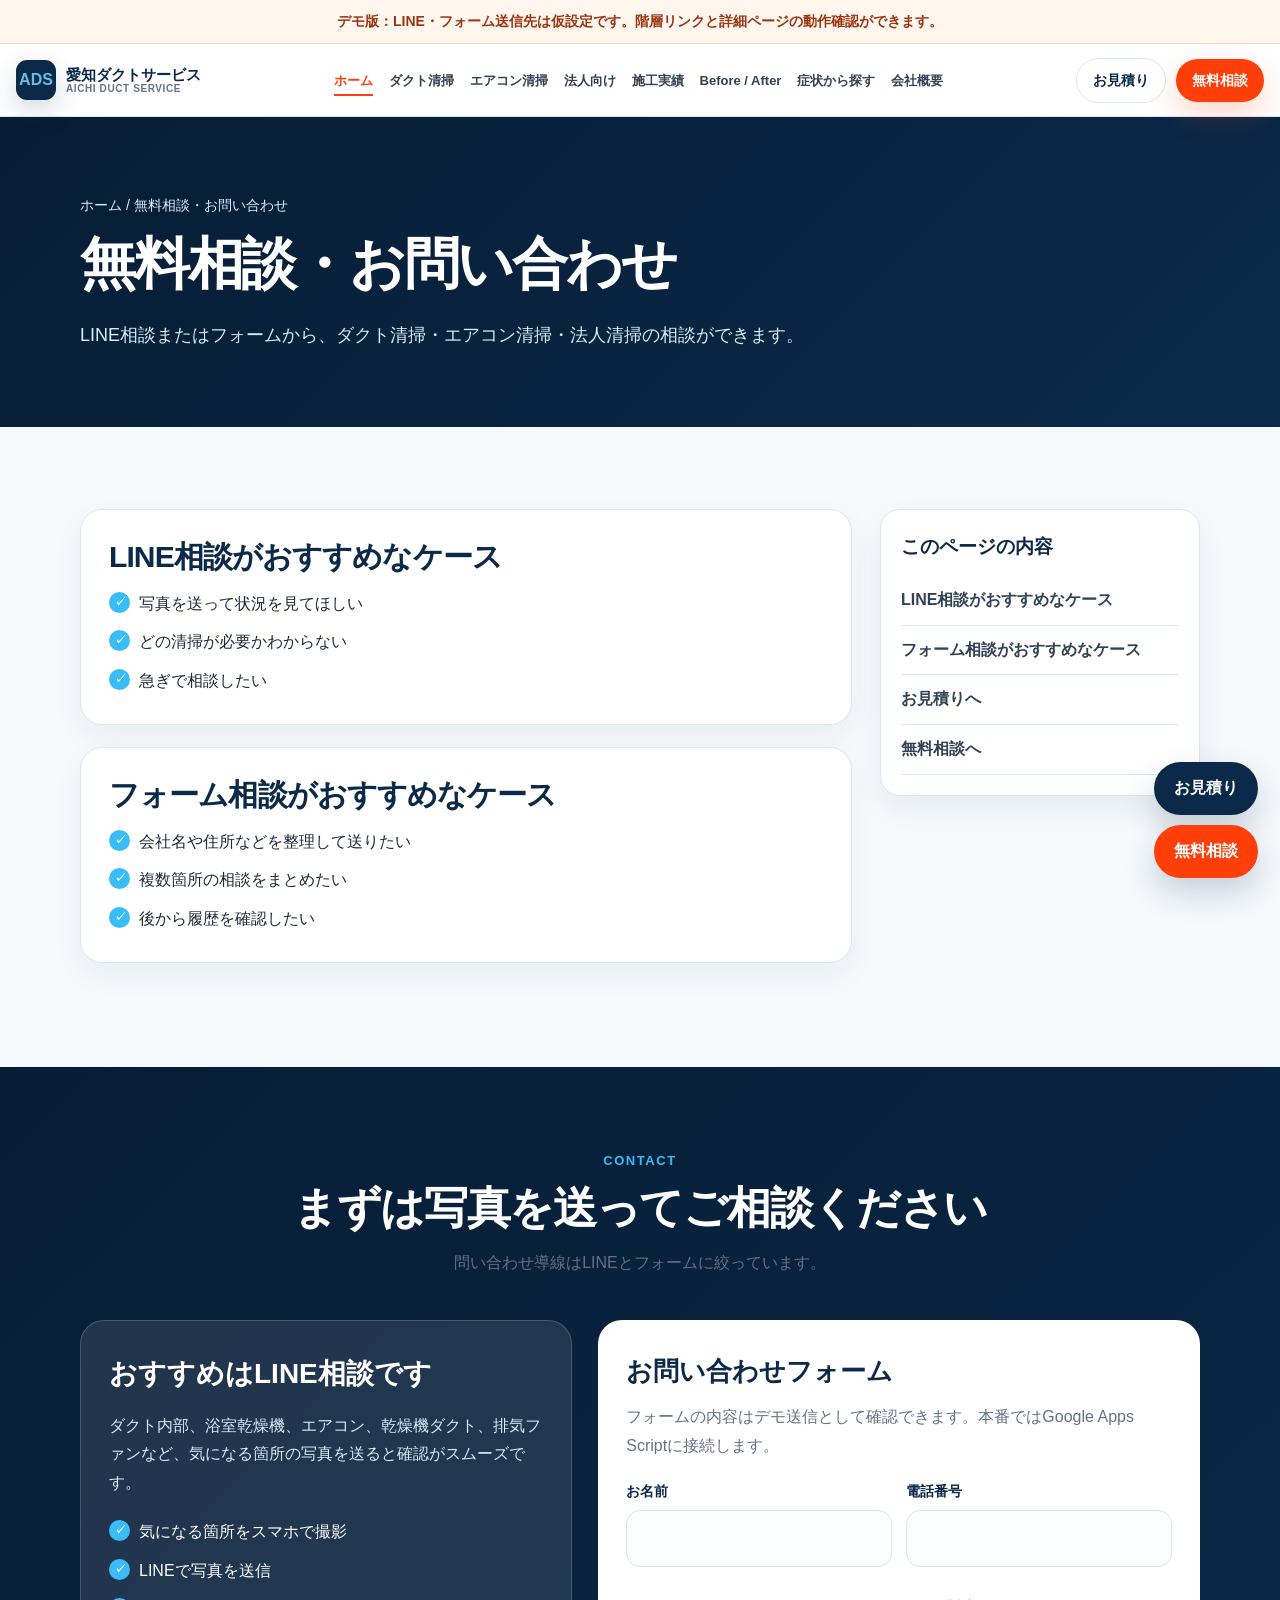
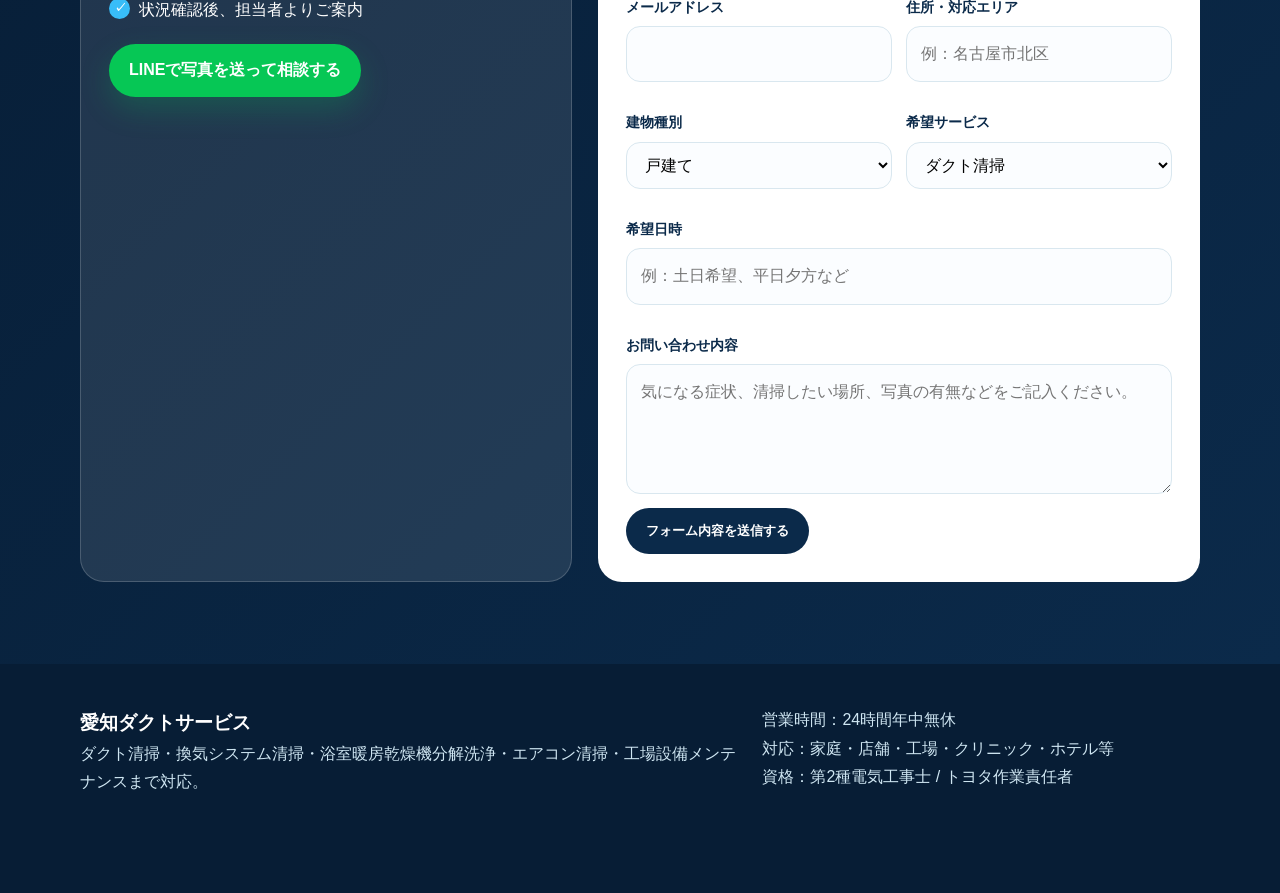
<file: contact.html>
<!DOCTYPE html>
<html lang="ja">
<head>
  <meta charset="UTF-8">
  <meta name="viewport" content="width=device-width,initial-scale=1.0">
  <title>無料相談・お問い合わせ | 愛知ダクトサービス</title>
  <meta name="description" content="愛知ダクトサービスのホームページ">
  <link rel="stylesheet" href="assets/style.css">
</head>
<body>

  <div class="demo-bar">デモ版：LINE・フォーム送信先は仮設定です。階層リンクと詳細ページの動作確認ができます。</div>
  <header class="header">
    <div class="container header-inner">
      <a class="logo" href="index.html">
        <span class="logo-mark">ADS</span>
        <span>愛知ダクトサービス<small>AICHI DUCT SERVICE</small></span>
      </a>
      <nav class="nav"><a class="active" href="index.html">ホーム</a>
<a class="" href="duct.html">ダクト清掃</a>
<a class="" href="aircon.html">エアコン清掃</a>
<a class="" href="corporate.html">法人向け</a>
<a class="" href="works.html">施工実績</a>
<a class="" href="before-after.html">Before / After</a>
<a class="" href="symptoms.html">症状から探す</a>
<a class="" href="company.html">会社概要</a></nav>
      <div class="header-actions">
        <a class="btn btn-outline" href="estimate.html">お見積り</a>
        <a class="btn btn-primary" href="contact.html">無料相談</a>
      </div>
    </div>
  </header>

  <main>
    <section class="page-hero">
      <div class="container">
        <div class="breadcrumb"><a href="index.html">ホーム</a> / 無料相談・お問い合わせ</div>
        <h1>無料相談・お問い合わせ</h1>
        <p>LINE相談またはフォームから、ダクト清掃・エアコン清掃・法人清掃の相談ができます。</p>
      </div>
    </section>
    <section class="light">
      <div class="container detail-layout">
        <div>
          <div id="sec1" class="content-block">
            <h2>LINE相談がおすすめなケース</h2>
            <ul class="checks"><li>写真を送って状況を見てほしい</li>
<li>どの清掃が必要かわからない</li>
<li>急ぎで相談したい</li></ul>
          </div>
        
          <div id="sec2" class="content-block">
            <h2>フォーム相談がおすすめなケース</h2>
            <ul class="checks"><li>会社名や住所などを整理して送りたい</li>
<li>複数箇所の相談をまとめたい</li>
<li>後から履歴を確認したい</li></ul>
          </div>
        </div>
        <aside class="side-box">
          <h3>このページの内容</h3>
          <a href="#sec1">LINE相談がおすすめなケース</a><a href="#sec2">フォーム相談がおすすめなケース</a>
          <a href="estimate.html">お見積りへ</a>
          <a href="contact.html">無料相談へ</a>
        </aside>
      </div>
    </section>
  </main>

  <section id="contact" class="contact">
    <div class="container">
      <div class="section-title">
        <div class="eyebrow">Contact</div>
        <h2>まずは写真を送ってご相談ください</h2>
        <p>問い合わせ導線はLINEとフォームに絞っています。</p>
      </div>
      <div class="contact-grid">
        <div class="contact-box">
          <h3 style="font-size:28px;margin-bottom:12px">おすすめはLINE相談です</h3>
          <p>ダクト内部、浴室乾燥機、エアコン、乾燥機ダクト、排気ファンなど、気になる箇所の写真を送ると確認がスムーズです。</p>
          <ul class="checks" style="margin:20px 0">
            <li>気になる箇所をスマホで撮影</li>
            <li>LINEで写真を送信</li>
            <li>状況確認後、担当者よりご案内</li>
          </ul>
          <a class="btn btn-line js-line-link" href="#">LINEで写真を送って相談する</a>
        </div>
        
      <div class="form">
        <h3>お問い合わせフォーム</h3>
        <p style="color:var(--muted);margin-bottom:18px">フォームの内容はデモ送信として確認できます。本番ではGoogle Apps Scriptに接続します。</p>
        <form id="contactForm">
          <div class="form-row">
            <div class="field"><label>お名前</label><input name="name" required></div>
            <div class="field"><label>電話番号</label><input name="tel" required></div>
            <div class="field"><label>メールアドレス</label><input type="email" name="email"></div>
            <div class="field"><label>住所・対応エリア</label><input name="area" placeholder="例：名古屋市北区"></div>
            <div class="field"><label>建物種別</label><select name="building"><option>戸建て</option><option>マンション</option><option>店舗</option><option>事務所</option><option>工場</option><option>クリニック・施設</option><option>その他</option></select></div>
            <div class="field"><label>希望サービス</label><select name="service"><option>ダクト清掃</option><option>浴室暖房乾燥機清掃</option><option>エアコン清掃</option><option>乾燥機ダクト清掃</option><option>工場・店舗設備清掃</option><option>太陽光パネル清掃</option><option>その他</option></select></div>
            <div class="field full"><label>希望日時</label><input name="preferredDate" placeholder="例：土日希望、平日夕方など"></div>
            <div class="field full"><label>お問い合わせ内容</label><textarea name="message" required placeholder="気になる症状、清掃したい場所、写真の有無などをご記入ください。"></textarea></div>
          </div>
          <button class="btn btn-dark" type="submit">フォーム内容を送信する</button>
          <div id="formStatus" class="status"></div>
        </form>
      </div>

      </div>
    </div>
  </section>

  <footer class="footer">
    <div class="container footer-grid">
      <div>
        <h3>愛知ダクトサービス</h3>
        <p>ダクト清掃・換気システム清掃・浴室暖房乾燥機分解洗浄・エアコン清掃・工場設備メンテナンスまで対応。</p>
      </div>
      <div>
        <p>営業時間：24時間年中無休</p>
        <p>対応：家庭・店舗・工場・クリニック・ホテル等</p>
        <p>資格：第2種電気工事士 / トヨタ作業責任者</p>
      </div>
    </div>
  </footer>
  <div class="fixed-cta">
    <a class="btn btn-dark" href="estimate.html">お見積り</a>
    <a class="btn btn-primary" href="contact.html">無料相談</a>
  </div>
  <script src="assets/main.js"></script>
</body>
</html>
</file>
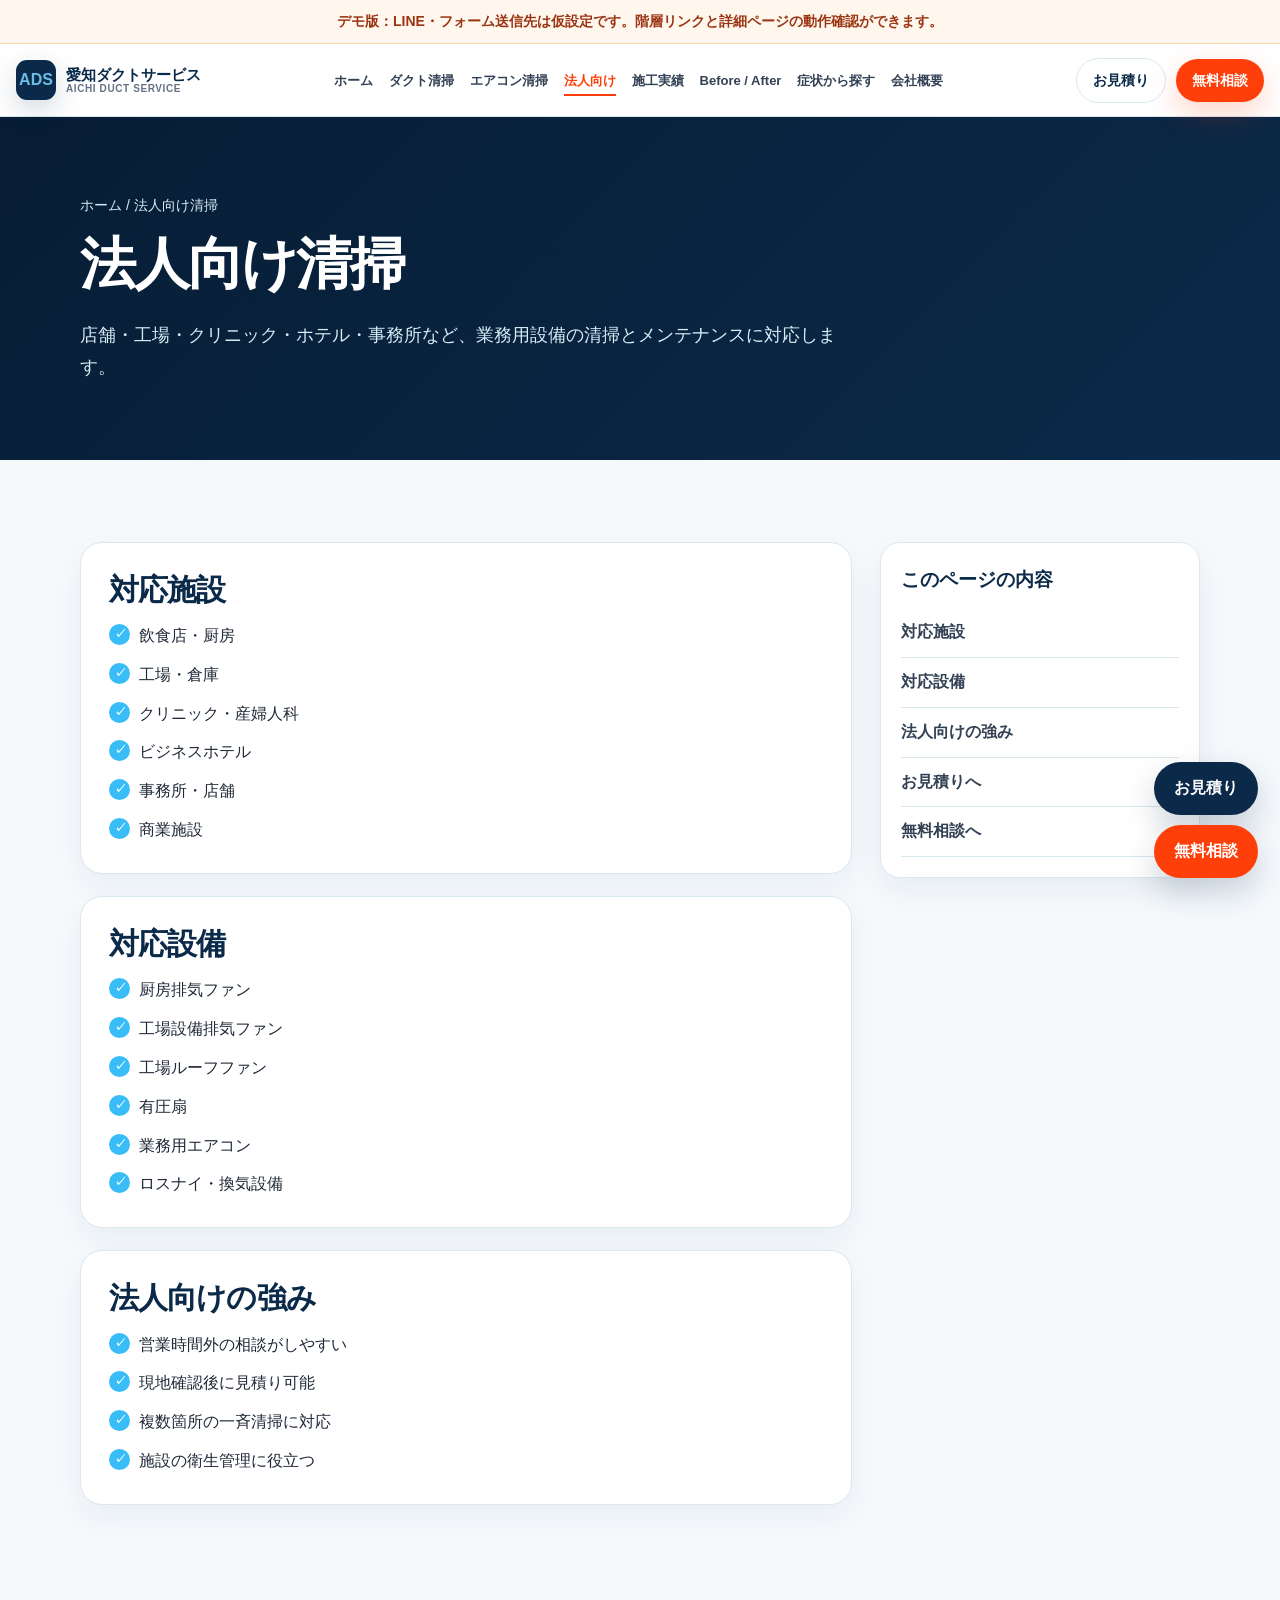
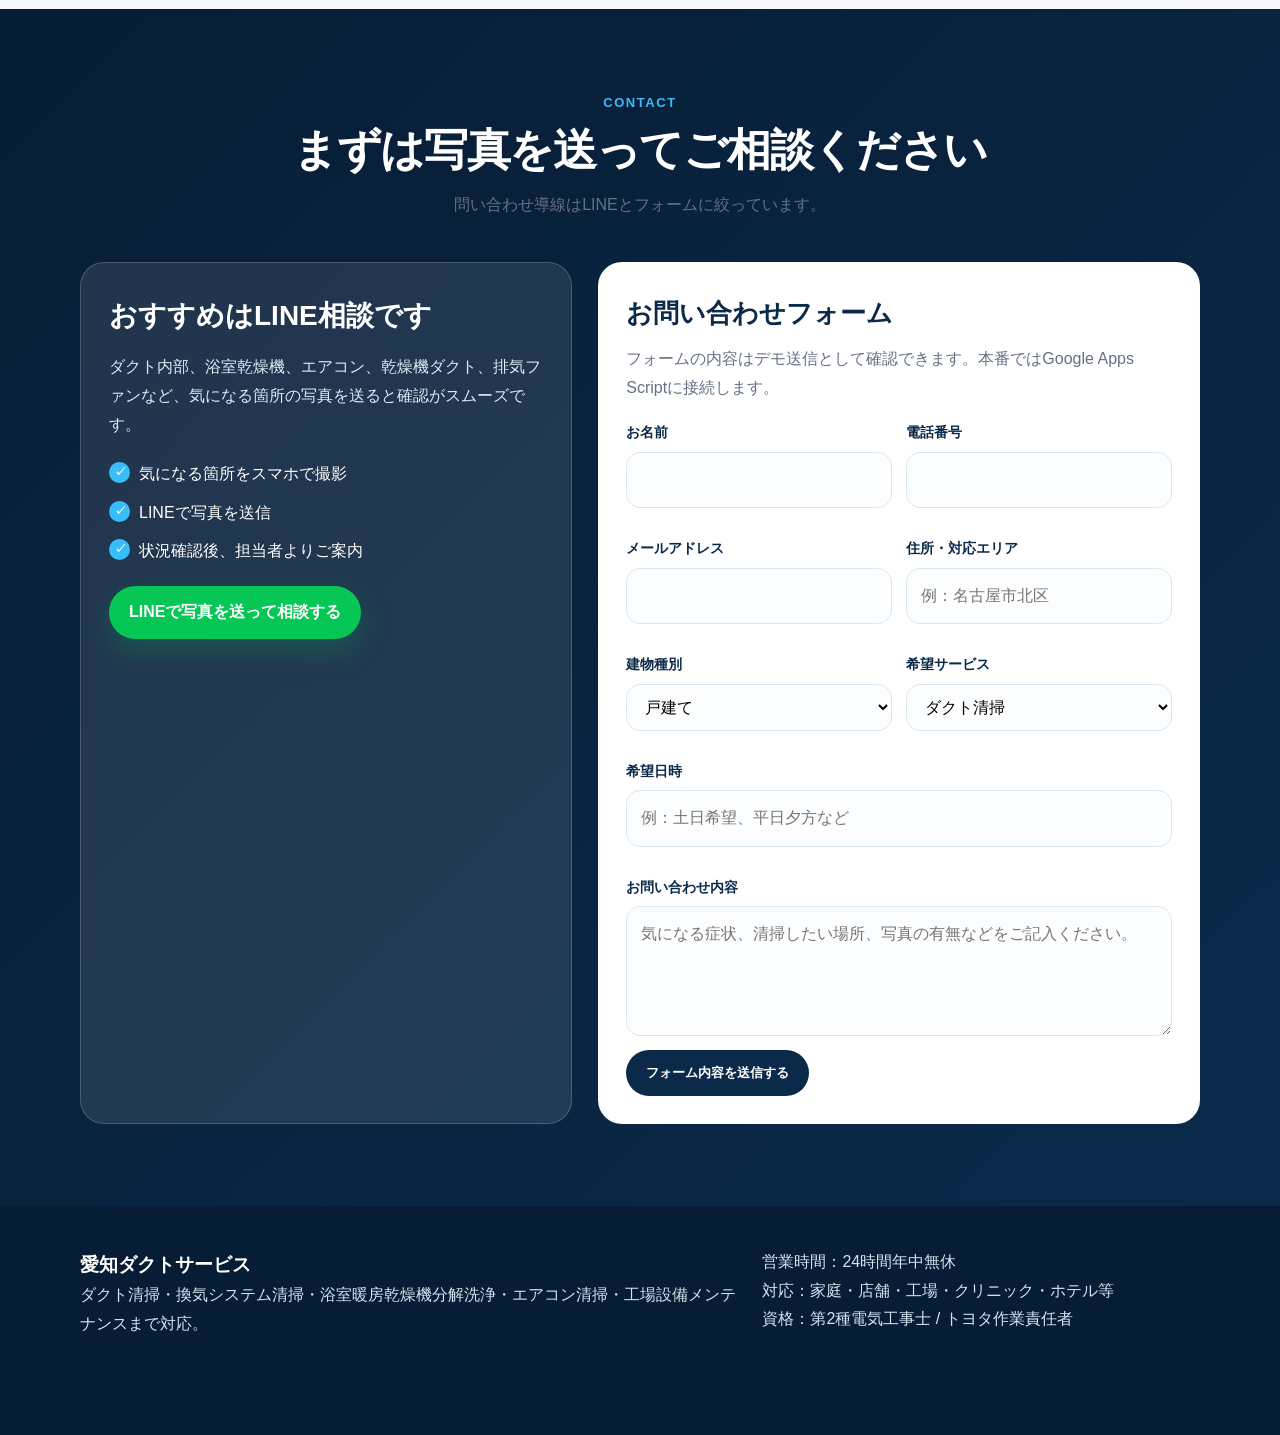
<file: corporate.html>
<!DOCTYPE html>
<html lang="ja">
<head>
  <meta charset="UTF-8">
  <meta name="viewport" content="width=device-width,initial-scale=1.0">
  <title>法人向け清掃 | 愛知ダクトサービス</title>
  <meta name="description" content="愛知ダクトサービスのホームページ">
  <link rel="stylesheet" href="assets/style.css">
</head>
<body>

  <div class="demo-bar">デモ版：LINE・フォーム送信先は仮設定です。階層リンクと詳細ページの動作確認ができます。</div>
  <header class="header">
    <div class="container header-inner">
      <a class="logo" href="index.html">
        <span class="logo-mark">ADS</span>
        <span>愛知ダクトサービス<small>AICHI DUCT SERVICE</small></span>
      </a>
      <nav class="nav"><a class="" href="index.html">ホーム</a>
<a class="" href="duct.html">ダクト清掃</a>
<a class="" href="aircon.html">エアコン清掃</a>
<a class="active" href="corporate.html">法人向け</a>
<a class="" href="works.html">施工実績</a>
<a class="" href="before-after.html">Before / After</a>
<a class="" href="symptoms.html">症状から探す</a>
<a class="" href="company.html">会社概要</a></nav>
      <div class="header-actions">
        <a class="btn btn-outline" href="estimate.html">お見積り</a>
        <a class="btn btn-primary" href="contact.html">無料相談</a>
      </div>
    </div>
  </header>

  <main>
    <section class="page-hero">
      <div class="container">
        <div class="breadcrumb"><a href="index.html">ホーム</a> / 法人向け清掃</div>
        <h1>法人向け清掃</h1>
        <p>店舗・工場・クリニック・ホテル・事務所など、業務用設備の清掃とメンテナンスに対応します。</p>
      </div>
    </section>
    <section class="light">
      <div class="container detail-layout">
        <div>
          <div id="sec1" class="content-block">
            <h2>対応施設</h2>
            <ul class="checks"><li>飲食店・厨房</li>
<li>工場・倉庫</li>
<li>クリニック・産婦人科</li>
<li>ビジネスホテル</li>
<li>事務所・店舗</li>
<li>商業施設</li></ul>
          </div>
        
          <div id="sec2" class="content-block">
            <h2>対応設備</h2>
            <ul class="checks"><li>厨房排気ファン</li>
<li>工場設備排気ファン</li>
<li>工場ルーフファン</li>
<li>有圧扇</li>
<li>業務用エアコン</li>
<li>ロスナイ・換気設備</li></ul>
          </div>
        
          <div id="sec3" class="content-block">
            <h2>法人向けの強み</h2>
            <ul class="checks"><li>営業時間外の相談がしやすい</li>
<li>現地確認後に見積り可能</li>
<li>複数箇所の一斉清掃に対応</li>
<li>施設の衛生管理に役立つ</li></ul>
          </div>
        </div>
        <aside class="side-box">
          <h3>このページの内容</h3>
          <a href="#sec1">対応施設</a><a href="#sec2">対応設備</a><a href="#sec3">法人向けの強み</a>
          <a href="estimate.html">お見積りへ</a>
          <a href="contact.html">無料相談へ</a>
        </aside>
      </div>
    </section>
  </main>

  <section id="contact" class="contact">
    <div class="container">
      <div class="section-title">
        <div class="eyebrow">Contact</div>
        <h2>まずは写真を送ってご相談ください</h2>
        <p>問い合わせ導線はLINEとフォームに絞っています。</p>
      </div>
      <div class="contact-grid">
        <div class="contact-box">
          <h3 style="font-size:28px;margin-bottom:12px">おすすめはLINE相談です</h3>
          <p>ダクト内部、浴室乾燥機、エアコン、乾燥機ダクト、排気ファンなど、気になる箇所の写真を送ると確認がスムーズです。</p>
          <ul class="checks" style="margin:20px 0">
            <li>気になる箇所をスマホで撮影</li>
            <li>LINEで写真を送信</li>
            <li>状況確認後、担当者よりご案内</li>
          </ul>
          <a class="btn btn-line js-line-link" href="#">LINEで写真を送って相談する</a>
        </div>
        
      <div class="form">
        <h3>お問い合わせフォーム</h3>
        <p style="color:var(--muted);margin-bottom:18px">フォームの内容はデモ送信として確認できます。本番ではGoogle Apps Scriptに接続します。</p>
        <form id="contactForm">
          <div class="form-row">
            <div class="field"><label>お名前</label><input name="name" required></div>
            <div class="field"><label>電話番号</label><input name="tel" required></div>
            <div class="field"><label>メールアドレス</label><input type="email" name="email"></div>
            <div class="field"><label>住所・対応エリア</label><input name="area" placeholder="例：名古屋市北区"></div>
            <div class="field"><label>建物種別</label><select name="building"><option>戸建て</option><option>マンション</option><option>店舗</option><option>事務所</option><option>工場</option><option>クリニック・施設</option><option>その他</option></select></div>
            <div class="field"><label>希望サービス</label><select name="service"><option>ダクト清掃</option><option>浴室暖房乾燥機清掃</option><option>エアコン清掃</option><option>乾燥機ダクト清掃</option><option>工場・店舗設備清掃</option><option>太陽光パネル清掃</option><option>その他</option></select></div>
            <div class="field full"><label>希望日時</label><input name="preferredDate" placeholder="例：土日希望、平日夕方など"></div>
            <div class="field full"><label>お問い合わせ内容</label><textarea name="message" required placeholder="気になる症状、清掃したい場所、写真の有無などをご記入ください。"></textarea></div>
          </div>
          <button class="btn btn-dark" type="submit">フォーム内容を送信する</button>
          <div id="formStatus" class="status"></div>
        </form>
      </div>

      </div>
    </div>
  </section>

  <footer class="footer">
    <div class="container footer-grid">
      <div>
        <h3>愛知ダクトサービス</h3>
        <p>ダクト清掃・換気システム清掃・浴室暖房乾燥機分解洗浄・エアコン清掃・工場設備メンテナンスまで対応。</p>
      </div>
      <div>
        <p>営業時間：24時間年中無休</p>
        <p>対応：家庭・店舗・工場・クリニック・ホテル等</p>
        <p>資格：第2種電気工事士 / トヨタ作業責任者</p>
      </div>
    </div>
  </footer>
  <div class="fixed-cta">
    <a class="btn btn-dark" href="estimate.html">お見積り</a>
    <a class="btn btn-primary" href="contact.html">無料相談</a>
  </div>
  <script src="assets/main.js"></script>
</body>
</html>
</file>
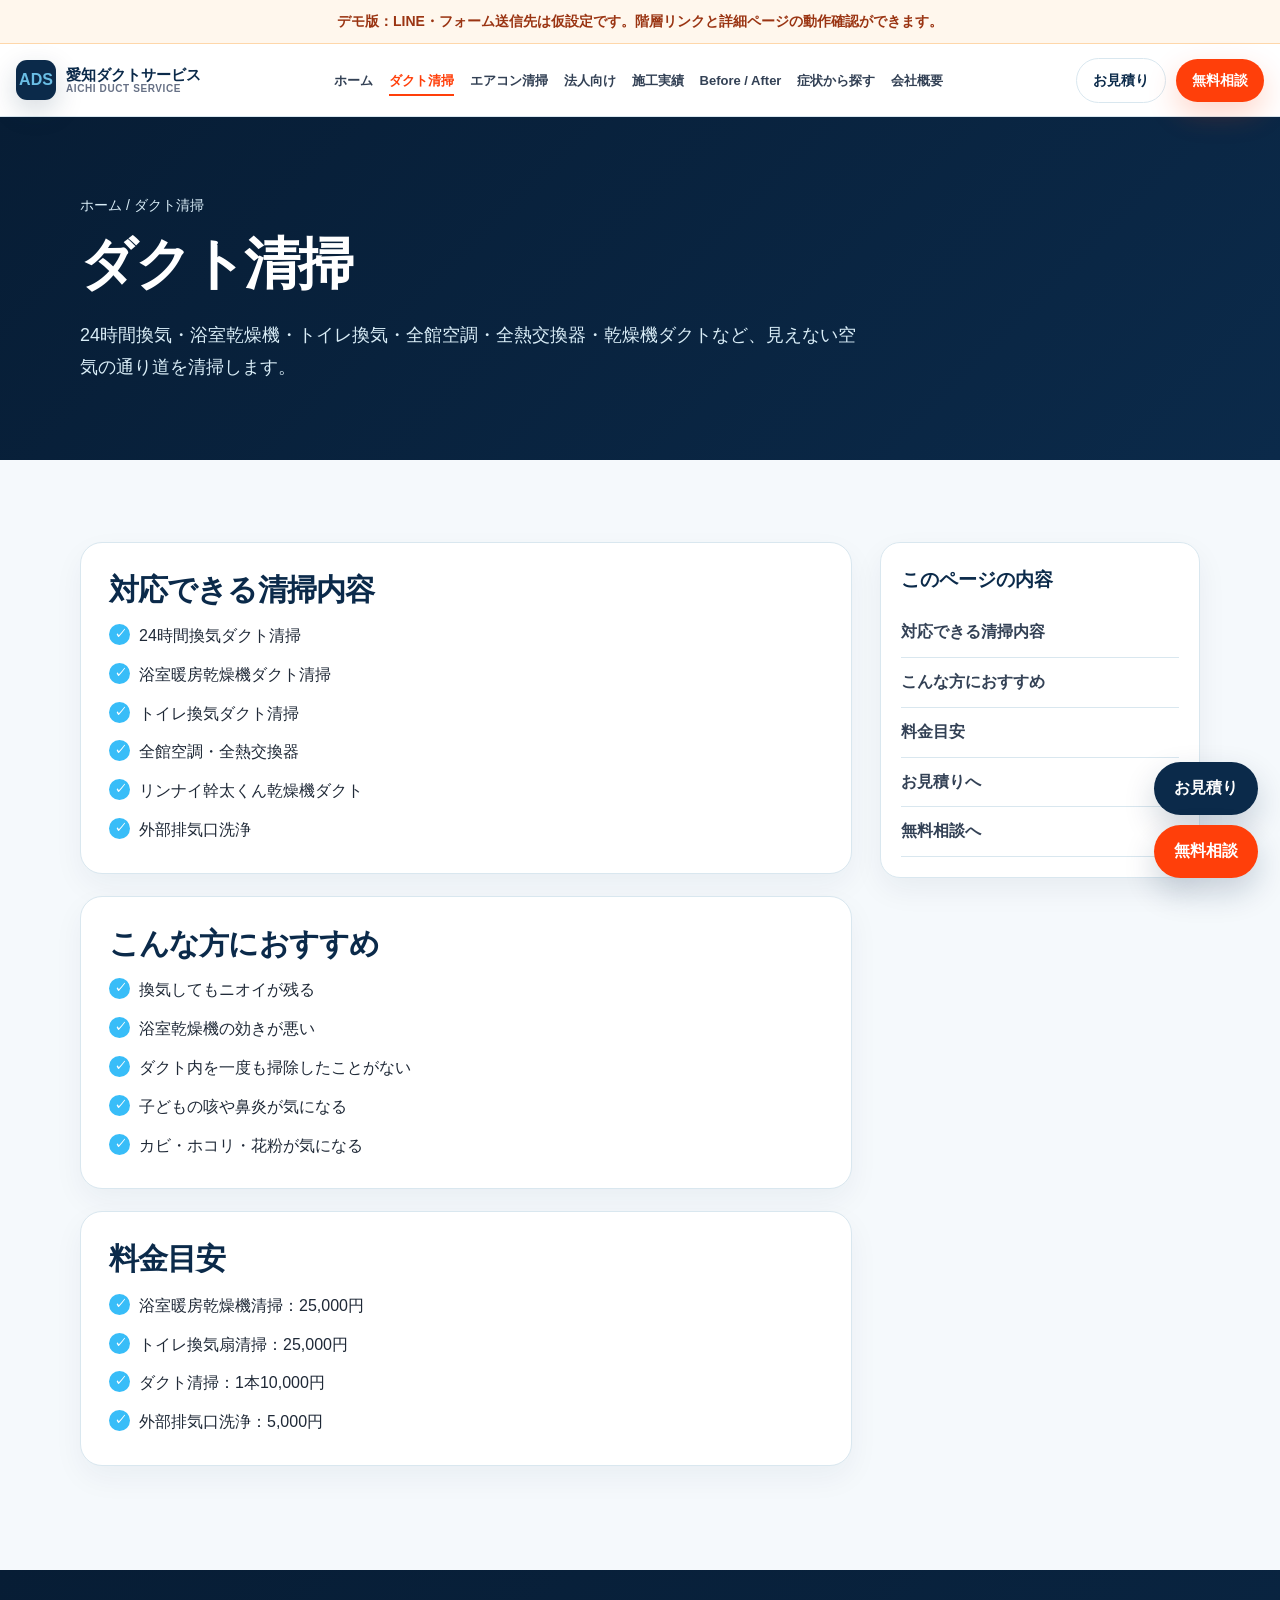
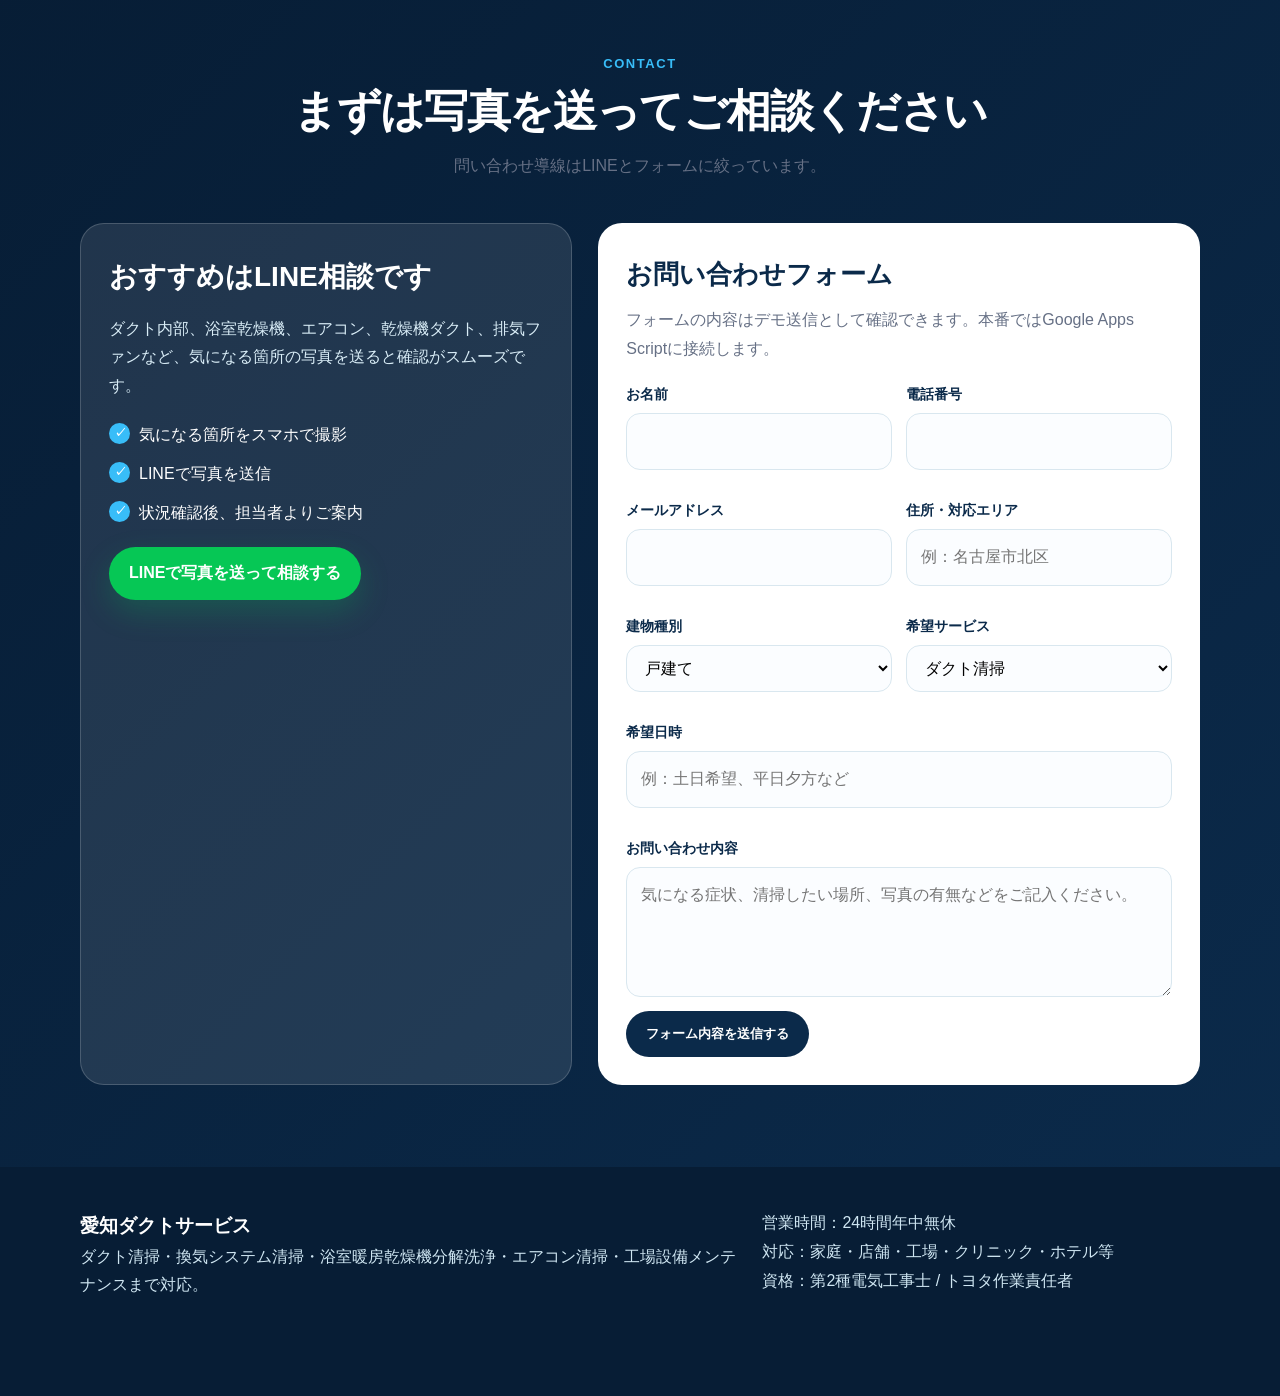
<file: duct.html>
<!DOCTYPE html>
<html lang="ja">
<head>
  <meta charset="UTF-8">
  <meta name="viewport" content="width=device-width,initial-scale=1.0">
  <title>ダクト清掃 | 愛知ダクトサービス</title>
  <meta name="description" content="愛知ダクトサービスのホームページ">
  <link rel="stylesheet" href="assets/style.css">
</head>
<body>

  <div class="demo-bar">デモ版：LINE・フォーム送信先は仮設定です。階層リンクと詳細ページの動作確認ができます。</div>
  <header class="header">
    <div class="container header-inner">
      <a class="logo" href="index.html">
        <span class="logo-mark">ADS</span>
        <span>愛知ダクトサービス<small>AICHI DUCT SERVICE</small></span>
      </a>
      <nav class="nav"><a class="" href="index.html">ホーム</a>
<a class="active" href="duct.html">ダクト清掃</a>
<a class="" href="aircon.html">エアコン清掃</a>
<a class="" href="corporate.html">法人向け</a>
<a class="" href="works.html">施工実績</a>
<a class="" href="before-after.html">Before / After</a>
<a class="" href="symptoms.html">症状から探す</a>
<a class="" href="company.html">会社概要</a></nav>
      <div class="header-actions">
        <a class="btn btn-outline" href="estimate.html">お見積り</a>
        <a class="btn btn-primary" href="contact.html">無料相談</a>
      </div>
    </div>
  </header>

  <main>
    <section class="page-hero">
      <div class="container">
        <div class="breadcrumb"><a href="index.html">ホーム</a> / ダクト清掃</div>
        <h1>ダクト清掃</h1>
        <p>24時間換気・浴室乾燥機・トイレ換気・全館空調・全熱交換器・乾燥機ダクトなど、見えない空気の通り道を清掃します。</p>
      </div>
    </section>
    <section class="light">
      <div class="container detail-layout">
        <div>
          <div id="sec1" class="content-block">
            <h2>対応できる清掃内容</h2>
            <ul class="checks"><li>24時間換気ダクト清掃</li>
<li>浴室暖房乾燥機ダクト清掃</li>
<li>トイレ換気ダクト清掃</li>
<li>全館空調・全熱交換器</li>
<li>リンナイ幹太くん乾燥機ダクト</li>
<li>外部排気口洗浄</li></ul>
          </div>
        
          <div id="sec2" class="content-block">
            <h2>こんな方におすすめ</h2>
            <ul class="checks"><li>換気してもニオイが残る</li>
<li>浴室乾燥機の効きが悪い</li>
<li>ダクト内を一度も掃除したことがない</li>
<li>子どもの咳や鼻炎が気になる</li>
<li>カビ・ホコリ・花粉が気になる</li></ul>
          </div>
        
          <div id="sec3" class="content-block">
            <h2>料金目安</h2>
            <ul class="checks"><li>浴室暖房乾燥機清掃：25,000円</li>
<li>トイレ換気扇清掃：25,000円</li>
<li>ダクト清掃：1本10,000円</li>
<li>外部排気口洗浄：5,000円</li></ul>
          </div>
        </div>
        <aside class="side-box">
          <h3>このページの内容</h3>
          <a href="#sec1">対応できる清掃内容</a><a href="#sec2">こんな方におすすめ</a><a href="#sec3">料金目安</a>
          <a href="estimate.html">お見積りへ</a>
          <a href="contact.html">無料相談へ</a>
        </aside>
      </div>
    </section>
  </main>

  <section id="contact" class="contact">
    <div class="container">
      <div class="section-title">
        <div class="eyebrow">Contact</div>
        <h2>まずは写真を送ってご相談ください</h2>
        <p>問い合わせ導線はLINEとフォームに絞っています。</p>
      </div>
      <div class="contact-grid">
        <div class="contact-box">
          <h3 style="font-size:28px;margin-bottom:12px">おすすめはLINE相談です</h3>
          <p>ダクト内部、浴室乾燥機、エアコン、乾燥機ダクト、排気ファンなど、気になる箇所の写真を送ると確認がスムーズです。</p>
          <ul class="checks" style="margin:20px 0">
            <li>気になる箇所をスマホで撮影</li>
            <li>LINEで写真を送信</li>
            <li>状況確認後、担当者よりご案内</li>
          </ul>
          <a class="btn btn-line js-line-link" href="#">LINEで写真を送って相談する</a>
        </div>
        
      <div class="form">
        <h3>お問い合わせフォーム</h3>
        <p style="color:var(--muted);margin-bottom:18px">フォームの内容はデモ送信として確認できます。本番ではGoogle Apps Scriptに接続します。</p>
        <form id="contactForm">
          <div class="form-row">
            <div class="field"><label>お名前</label><input name="name" required></div>
            <div class="field"><label>電話番号</label><input name="tel" required></div>
            <div class="field"><label>メールアドレス</label><input type="email" name="email"></div>
            <div class="field"><label>住所・対応エリア</label><input name="area" placeholder="例：名古屋市北区"></div>
            <div class="field"><label>建物種別</label><select name="building"><option>戸建て</option><option>マンション</option><option>店舗</option><option>事務所</option><option>工場</option><option>クリニック・施設</option><option>その他</option></select></div>
            <div class="field"><label>希望サービス</label><select name="service"><option>ダクト清掃</option><option>浴室暖房乾燥機清掃</option><option>エアコン清掃</option><option>乾燥機ダクト清掃</option><option>工場・店舗設備清掃</option><option>太陽光パネル清掃</option><option>その他</option></select></div>
            <div class="field full"><label>希望日時</label><input name="preferredDate" placeholder="例：土日希望、平日夕方など"></div>
            <div class="field full"><label>お問い合わせ内容</label><textarea name="message" required placeholder="気になる症状、清掃したい場所、写真の有無などをご記入ください。"></textarea></div>
          </div>
          <button class="btn btn-dark" type="submit">フォーム内容を送信する</button>
          <div id="formStatus" class="status"></div>
        </form>
      </div>

      </div>
    </div>
  </section>

  <footer class="footer">
    <div class="container footer-grid">
      <div>
        <h3>愛知ダクトサービス</h3>
        <p>ダクト清掃・換気システム清掃・浴室暖房乾燥機分解洗浄・エアコン清掃・工場設備メンテナンスまで対応。</p>
      </div>
      <div>
        <p>営業時間：24時間年中無休</p>
        <p>対応：家庭・店舗・工場・クリニック・ホテル等</p>
        <p>資格：第2種電気工事士 / トヨタ作業責任者</p>
      </div>
    </div>
  </footer>
  <div class="fixed-cta">
    <a class="btn btn-dark" href="estimate.html">お見積り</a>
    <a class="btn btn-primary" href="contact.html">無料相談</a>
  </div>
  <script src="assets/main.js"></script>
</body>
</html>
</file>
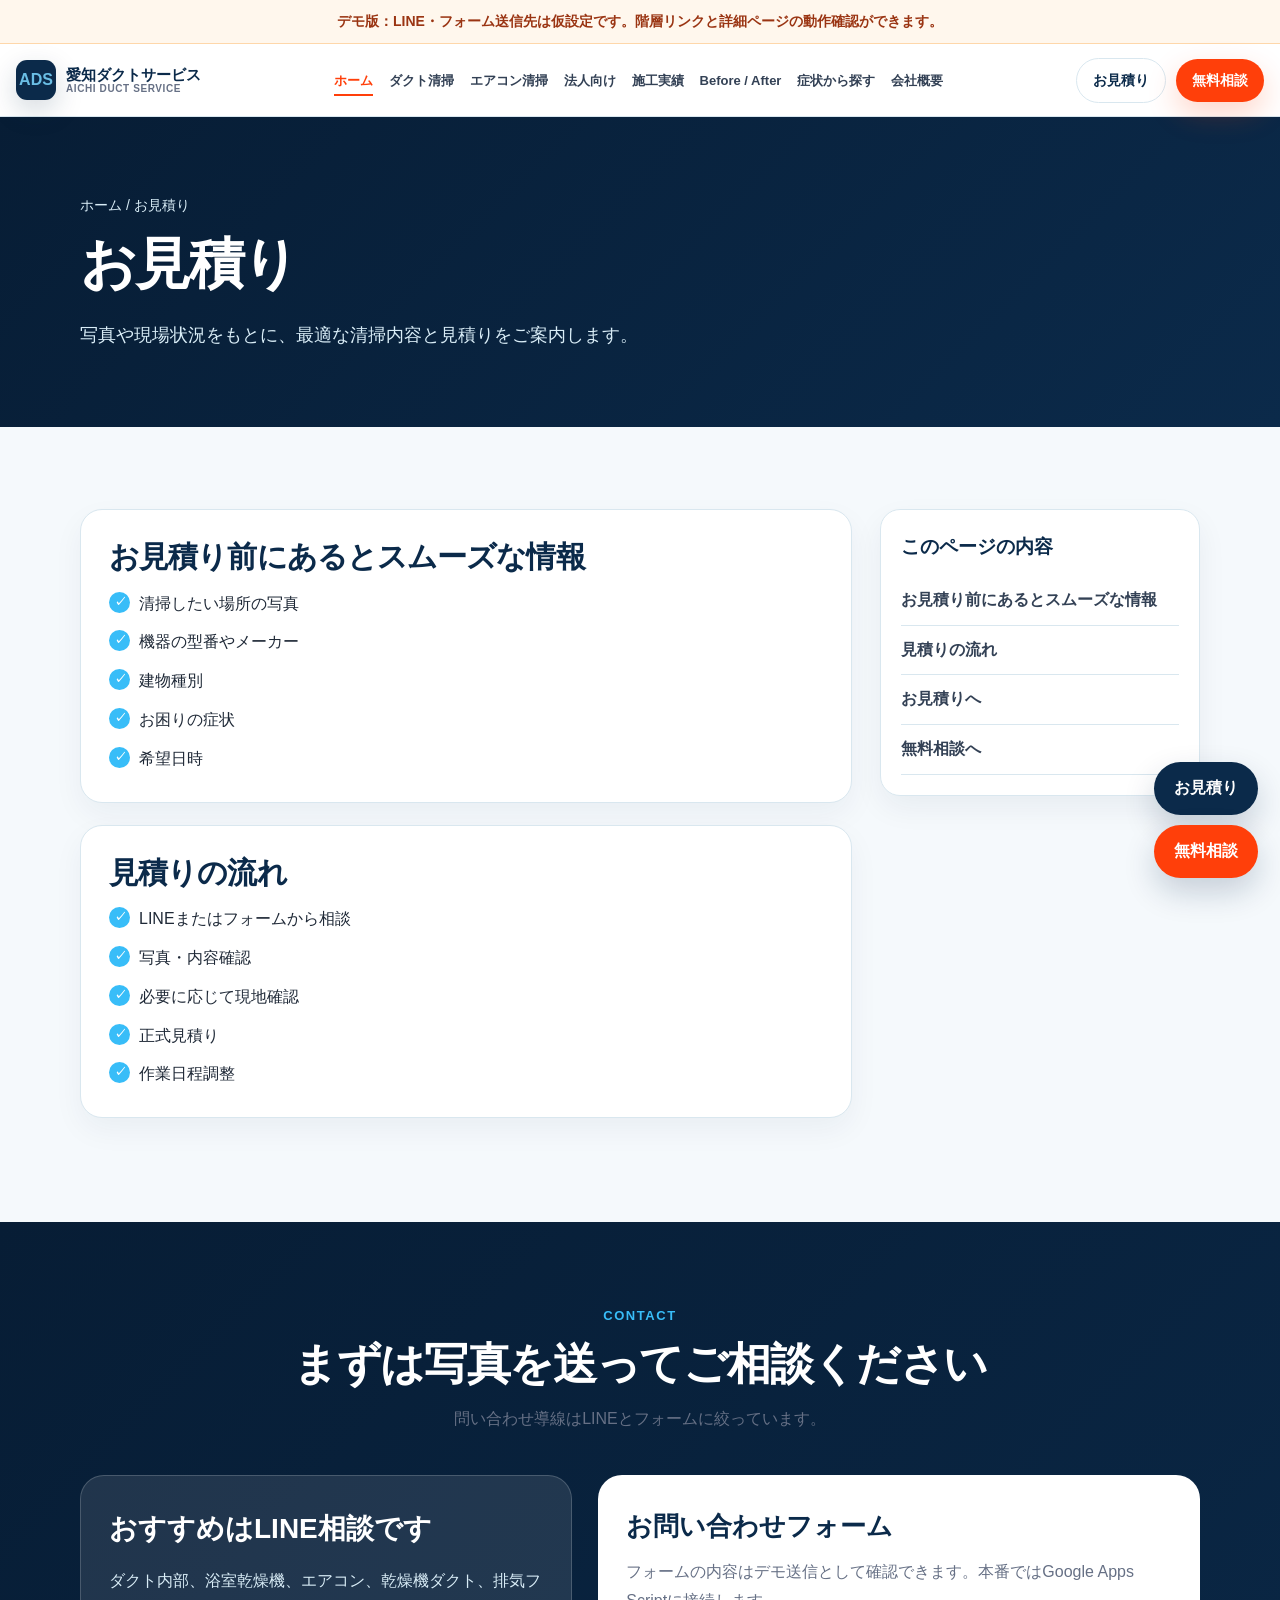
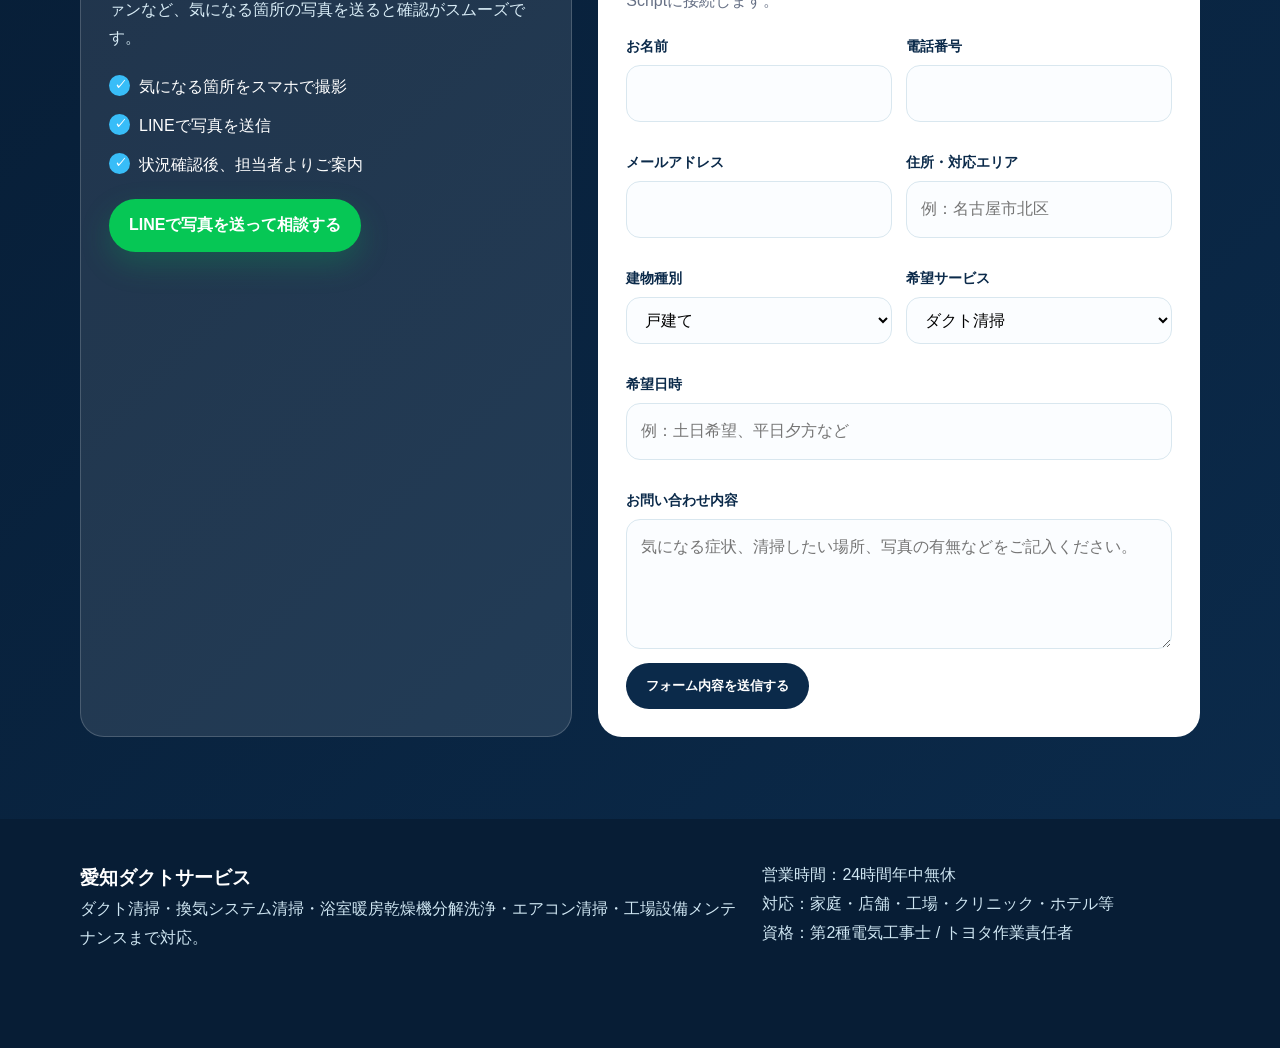
<file: estimate.html>
<!DOCTYPE html>
<html lang="ja">
<head>
  <meta charset="UTF-8">
  <meta name="viewport" content="width=device-width,initial-scale=1.0">
  <title>お見積り | 愛知ダクトサービス</title>
  <meta name="description" content="愛知ダクトサービスのホームページ">
  <link rel="stylesheet" href="assets/style.css">
</head>
<body>

  <div class="demo-bar">デモ版：LINE・フォーム送信先は仮設定です。階層リンクと詳細ページの動作確認ができます。</div>
  <header class="header">
    <div class="container header-inner">
      <a class="logo" href="index.html">
        <span class="logo-mark">ADS</span>
        <span>愛知ダクトサービス<small>AICHI DUCT SERVICE</small></span>
      </a>
      <nav class="nav"><a class="active" href="index.html">ホーム</a>
<a class="" href="duct.html">ダクト清掃</a>
<a class="" href="aircon.html">エアコン清掃</a>
<a class="" href="corporate.html">法人向け</a>
<a class="" href="works.html">施工実績</a>
<a class="" href="before-after.html">Before / After</a>
<a class="" href="symptoms.html">症状から探す</a>
<a class="" href="company.html">会社概要</a></nav>
      <div class="header-actions">
        <a class="btn btn-outline" href="estimate.html">お見積り</a>
        <a class="btn btn-primary" href="contact.html">無料相談</a>
      </div>
    </div>
  </header>

  <main>
    <section class="page-hero">
      <div class="container">
        <div class="breadcrumb"><a href="index.html">ホーム</a> / お見積り</div>
        <h1>お見積り</h1>
        <p>写真や現場状況をもとに、最適な清掃内容と見積りをご案内します。</p>
      </div>
    </section>
    <section class="light">
      <div class="container detail-layout">
        <div>
          <div id="sec1" class="content-block">
            <h2>お見積り前にあるとスムーズな情報</h2>
            <ul class="checks"><li>清掃したい場所の写真</li>
<li>機器の型番やメーカー</li>
<li>建物種別</li>
<li>お困りの症状</li>
<li>希望日時</li></ul>
          </div>
        
          <div id="sec2" class="content-block">
            <h2>見積りの流れ</h2>
            <ul class="checks"><li>LINEまたはフォームから相談</li>
<li>写真・内容確認</li>
<li>必要に応じて現地確認</li>
<li>正式見積り</li>
<li>作業日程調整</li></ul>
          </div>
        </div>
        <aside class="side-box">
          <h3>このページの内容</h3>
          <a href="#sec1">お見積り前にあるとスムーズな情報</a><a href="#sec2">見積りの流れ</a>
          <a href="estimate.html">お見積りへ</a>
          <a href="contact.html">無料相談へ</a>
        </aside>
      </div>
    </section>
  </main>

  <section id="contact" class="contact">
    <div class="container">
      <div class="section-title">
        <div class="eyebrow">Contact</div>
        <h2>まずは写真を送ってご相談ください</h2>
        <p>問い合わせ導線はLINEとフォームに絞っています。</p>
      </div>
      <div class="contact-grid">
        <div class="contact-box">
          <h3 style="font-size:28px;margin-bottom:12px">おすすめはLINE相談です</h3>
          <p>ダクト内部、浴室乾燥機、エアコン、乾燥機ダクト、排気ファンなど、気になる箇所の写真を送ると確認がスムーズです。</p>
          <ul class="checks" style="margin:20px 0">
            <li>気になる箇所をスマホで撮影</li>
            <li>LINEで写真を送信</li>
            <li>状況確認後、担当者よりご案内</li>
          </ul>
          <a class="btn btn-line js-line-link" href="#">LINEで写真を送って相談する</a>
        </div>
        
      <div class="form">
        <h3>お問い合わせフォーム</h3>
        <p style="color:var(--muted);margin-bottom:18px">フォームの内容はデモ送信として確認できます。本番ではGoogle Apps Scriptに接続します。</p>
        <form id="contactForm">
          <div class="form-row">
            <div class="field"><label>お名前</label><input name="name" required></div>
            <div class="field"><label>電話番号</label><input name="tel" required></div>
            <div class="field"><label>メールアドレス</label><input type="email" name="email"></div>
            <div class="field"><label>住所・対応エリア</label><input name="area" placeholder="例：名古屋市北区"></div>
            <div class="field"><label>建物種別</label><select name="building"><option>戸建て</option><option>マンション</option><option>店舗</option><option>事務所</option><option>工場</option><option>クリニック・施設</option><option>その他</option></select></div>
            <div class="field"><label>希望サービス</label><select name="service"><option>ダクト清掃</option><option>浴室暖房乾燥機清掃</option><option>エアコン清掃</option><option>乾燥機ダクト清掃</option><option>工場・店舗設備清掃</option><option>太陽光パネル清掃</option><option>その他</option></select></div>
            <div class="field full"><label>希望日時</label><input name="preferredDate" placeholder="例：土日希望、平日夕方など"></div>
            <div class="field full"><label>お問い合わせ内容</label><textarea name="message" required placeholder="気になる症状、清掃したい場所、写真の有無などをご記入ください。"></textarea></div>
          </div>
          <button class="btn btn-dark" type="submit">フォーム内容を送信する</button>
          <div id="formStatus" class="status"></div>
        </form>
      </div>

      </div>
    </div>
  </section>

  <footer class="footer">
    <div class="container footer-grid">
      <div>
        <h3>愛知ダクトサービス</h3>
        <p>ダクト清掃・換気システム清掃・浴室暖房乾燥機分解洗浄・エアコン清掃・工場設備メンテナンスまで対応。</p>
      </div>
      <div>
        <p>営業時間：24時間年中無休</p>
        <p>対応：家庭・店舗・工場・クリニック・ホテル等</p>
        <p>資格：第2種電気工事士 / トヨタ作業責任者</p>
      </div>
    </div>
  </footer>
  <div class="fixed-cta">
    <a class="btn btn-dark" href="estimate.html">お見積り</a>
    <a class="btn btn-primary" href="contact.html">無料相談</a>
  </div>
  <script src="assets/main.js"></script>
</body>
</html>
</file>
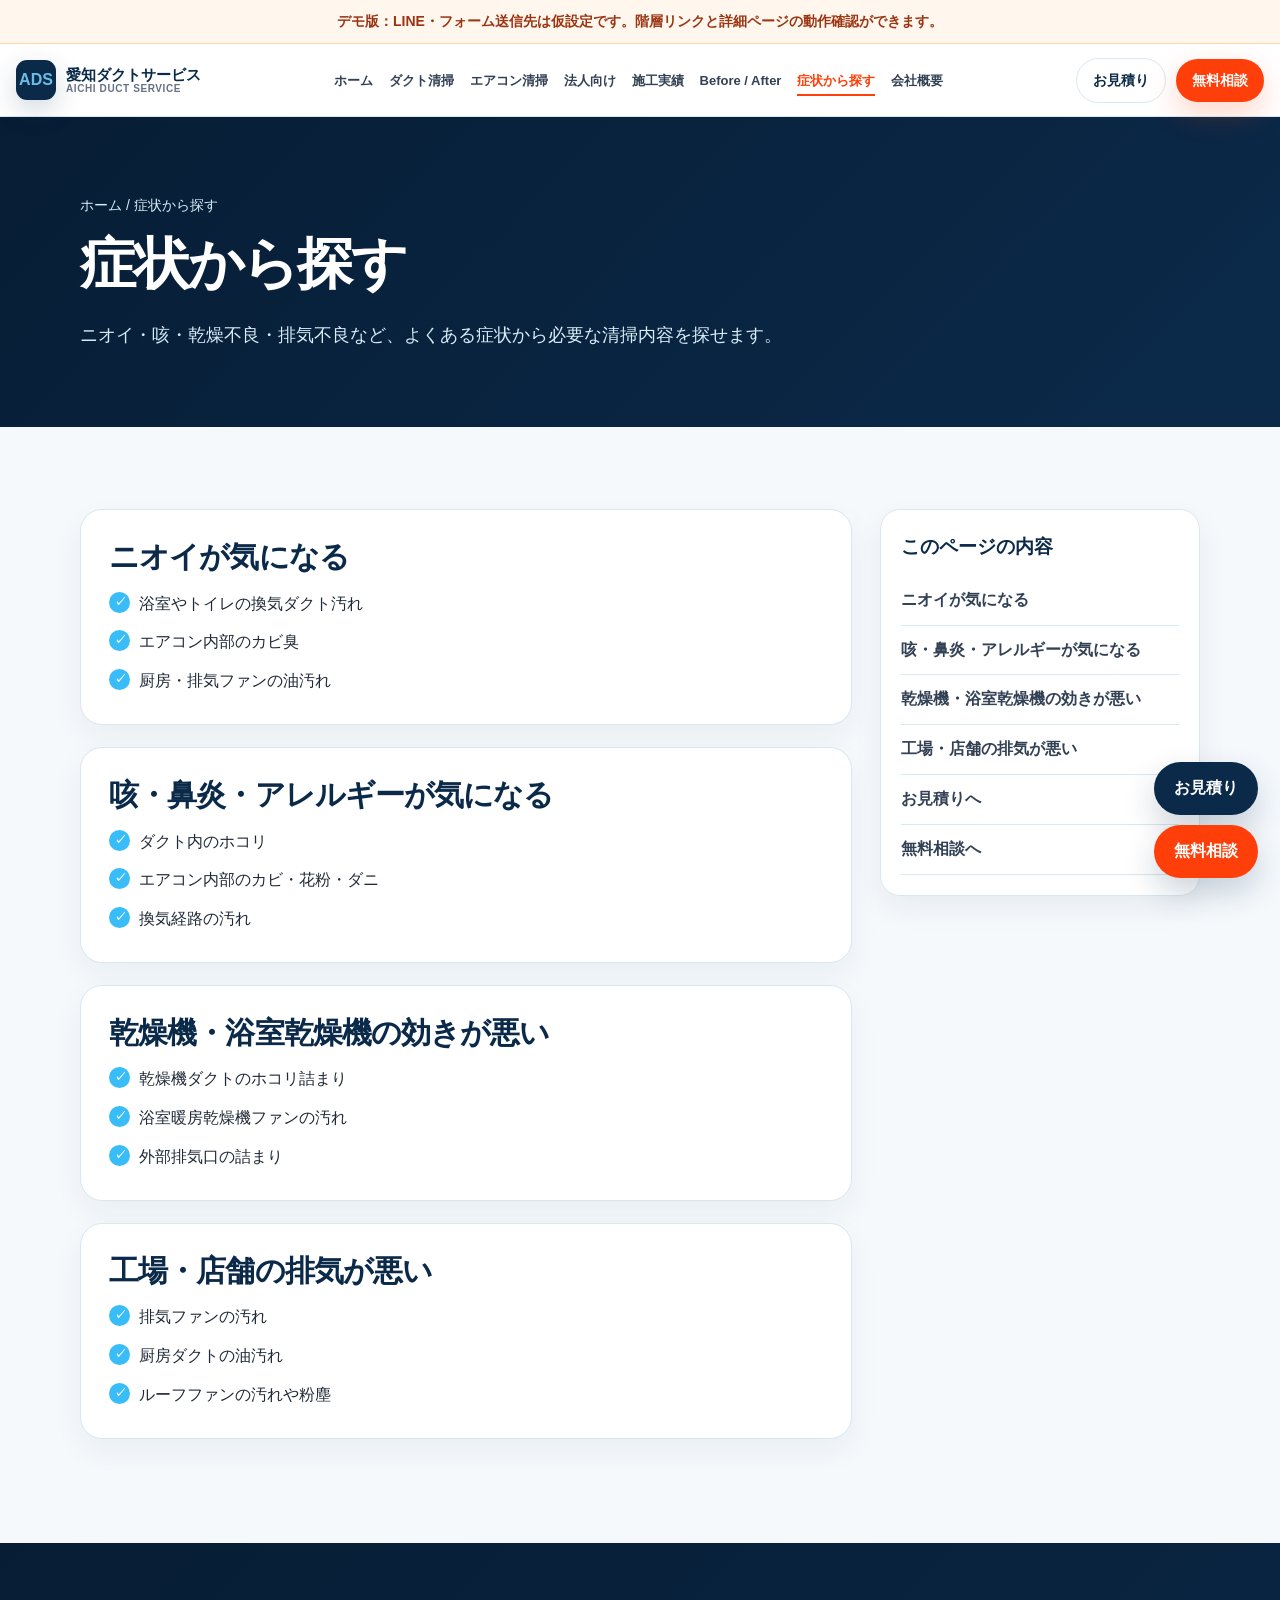
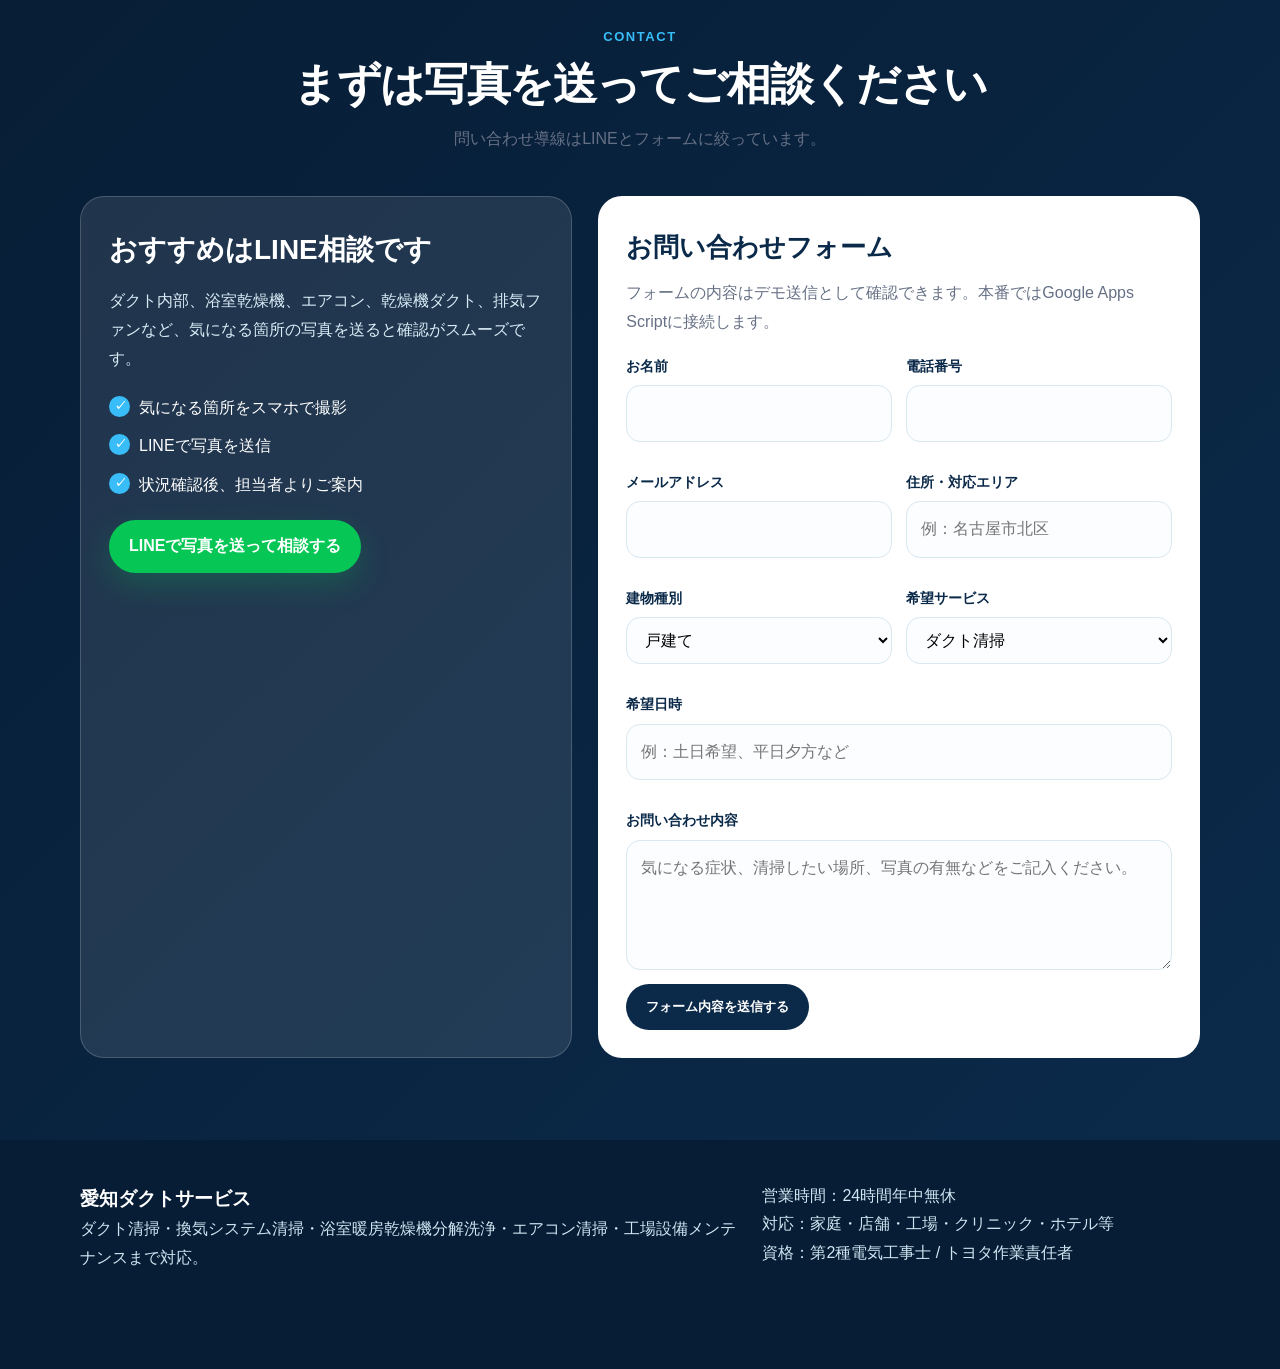
<file: symptoms.html>
<!DOCTYPE html>
<html lang="ja">
<head>
  <meta charset="UTF-8">
  <meta name="viewport" content="width=device-width,initial-scale=1.0">
  <title>症状から探す | 愛知ダクトサービス</title>
  <meta name="description" content="愛知ダクトサービスのホームページ">
  <link rel="stylesheet" href="assets/style.css">
</head>
<body>

  <div class="demo-bar">デモ版：LINE・フォーム送信先は仮設定です。階層リンクと詳細ページの動作確認ができます。</div>
  <header class="header">
    <div class="container header-inner">
      <a class="logo" href="index.html">
        <span class="logo-mark">ADS</span>
        <span>愛知ダクトサービス<small>AICHI DUCT SERVICE</small></span>
      </a>
      <nav class="nav"><a class="" href="index.html">ホーム</a>
<a class="" href="duct.html">ダクト清掃</a>
<a class="" href="aircon.html">エアコン清掃</a>
<a class="" href="corporate.html">法人向け</a>
<a class="" href="works.html">施工実績</a>
<a class="" href="before-after.html">Before / After</a>
<a class="active" href="symptoms.html">症状から探す</a>
<a class="" href="company.html">会社概要</a></nav>
      <div class="header-actions">
        <a class="btn btn-outline" href="estimate.html">お見積り</a>
        <a class="btn btn-primary" href="contact.html">無料相談</a>
      </div>
    </div>
  </header>

  <main>
    <section class="page-hero">
      <div class="container">
        <div class="breadcrumb"><a href="index.html">ホーム</a> / 症状から探す</div>
        <h1>症状から探す</h1>
        <p>ニオイ・咳・乾燥不良・排気不良など、よくある症状から必要な清掃内容を探せます。</p>
      </div>
    </section>
    <section class="light">
      <div class="container detail-layout">
        <div>
          <div id="sec1" class="content-block">
            <h2>ニオイが気になる</h2>
            <ul class="checks"><li>浴室やトイレの換気ダクト汚れ</li>
<li>エアコン内部のカビ臭</li>
<li>厨房・排気ファンの油汚れ</li></ul>
          </div>
        
          <div id="sec2" class="content-block">
            <h2>咳・鼻炎・アレルギーが気になる</h2>
            <ul class="checks"><li>ダクト内のホコリ</li>
<li>エアコン内部のカビ・花粉・ダニ</li>
<li>換気経路の汚れ</li></ul>
          </div>
        
          <div id="sec3" class="content-block">
            <h2>乾燥機・浴室乾燥機の効きが悪い</h2>
            <ul class="checks"><li>乾燥機ダクトのホコリ詰まり</li>
<li>浴室暖房乾燥機ファンの汚れ</li>
<li>外部排気口の詰まり</li></ul>
          </div>
        
          <div id="sec4" class="content-block">
            <h2>工場・店舗の排気が悪い</h2>
            <ul class="checks"><li>排気ファンの汚れ</li>
<li>厨房ダクトの油汚れ</li>
<li>ルーフファンの汚れや粉塵</li></ul>
          </div>
        </div>
        <aside class="side-box">
          <h3>このページの内容</h3>
          <a href="#sec1">ニオイが気になる</a><a href="#sec2">咳・鼻炎・アレルギーが気になる</a><a href="#sec3">乾燥機・浴室乾燥機の効きが悪い</a><a href="#sec4">工場・店舗の排気が悪い</a>
          <a href="estimate.html">お見積りへ</a>
          <a href="contact.html">無料相談へ</a>
        </aside>
      </div>
    </section>
  </main>

  <section id="contact" class="contact">
    <div class="container">
      <div class="section-title">
        <div class="eyebrow">Contact</div>
        <h2>まずは写真を送ってご相談ください</h2>
        <p>問い合わせ導線はLINEとフォームに絞っています。</p>
      </div>
      <div class="contact-grid">
        <div class="contact-box">
          <h3 style="font-size:28px;margin-bottom:12px">おすすめはLINE相談です</h3>
          <p>ダクト内部、浴室乾燥機、エアコン、乾燥機ダクト、排気ファンなど、気になる箇所の写真を送ると確認がスムーズです。</p>
          <ul class="checks" style="margin:20px 0">
            <li>気になる箇所をスマホで撮影</li>
            <li>LINEで写真を送信</li>
            <li>状況確認後、担当者よりご案内</li>
          </ul>
          <a class="btn btn-line js-line-link" href="#">LINEで写真を送って相談する</a>
        </div>
        
      <div class="form">
        <h3>お問い合わせフォーム</h3>
        <p style="color:var(--muted);margin-bottom:18px">フォームの内容はデモ送信として確認できます。本番ではGoogle Apps Scriptに接続します。</p>
        <form id="contactForm">
          <div class="form-row">
            <div class="field"><label>お名前</label><input name="name" required></div>
            <div class="field"><label>電話番号</label><input name="tel" required></div>
            <div class="field"><label>メールアドレス</label><input type="email" name="email"></div>
            <div class="field"><label>住所・対応エリア</label><input name="area" placeholder="例：名古屋市北区"></div>
            <div class="field"><label>建物種別</label><select name="building"><option>戸建て</option><option>マンション</option><option>店舗</option><option>事務所</option><option>工場</option><option>クリニック・施設</option><option>その他</option></select></div>
            <div class="field"><label>希望サービス</label><select name="service"><option>ダクト清掃</option><option>浴室暖房乾燥機清掃</option><option>エアコン清掃</option><option>乾燥機ダクト清掃</option><option>工場・店舗設備清掃</option><option>太陽光パネル清掃</option><option>その他</option></select></div>
            <div class="field full"><label>希望日時</label><input name="preferredDate" placeholder="例：土日希望、平日夕方など"></div>
            <div class="field full"><label>お問い合わせ内容</label><textarea name="message" required placeholder="気になる症状、清掃したい場所、写真の有無などをご記入ください。"></textarea></div>
          </div>
          <button class="btn btn-dark" type="submit">フォーム内容を送信する</button>
          <div id="formStatus" class="status"></div>
        </form>
      </div>

      </div>
    </div>
  </section>

  <footer class="footer">
    <div class="container footer-grid">
      <div>
        <h3>愛知ダクトサービス</h3>
        <p>ダクト清掃・換気システム清掃・浴室暖房乾燥機分解洗浄・エアコン清掃・工場設備メンテナンスまで対応。</p>
      </div>
      <div>
        <p>営業時間：24時間年中無休</p>
        <p>対応：家庭・店舗・工場・クリニック・ホテル等</p>
        <p>資格：第2種電気工事士 / トヨタ作業責任者</p>
      </div>
    </div>
  </footer>
  <div class="fixed-cta">
    <a class="btn btn-dark" href="estimate.html">お見積り</a>
    <a class="btn btn-primary" href="contact.html">無料相談</a>
  </div>
  <script src="assets/main.js"></script>
</body>
</html>
</file>
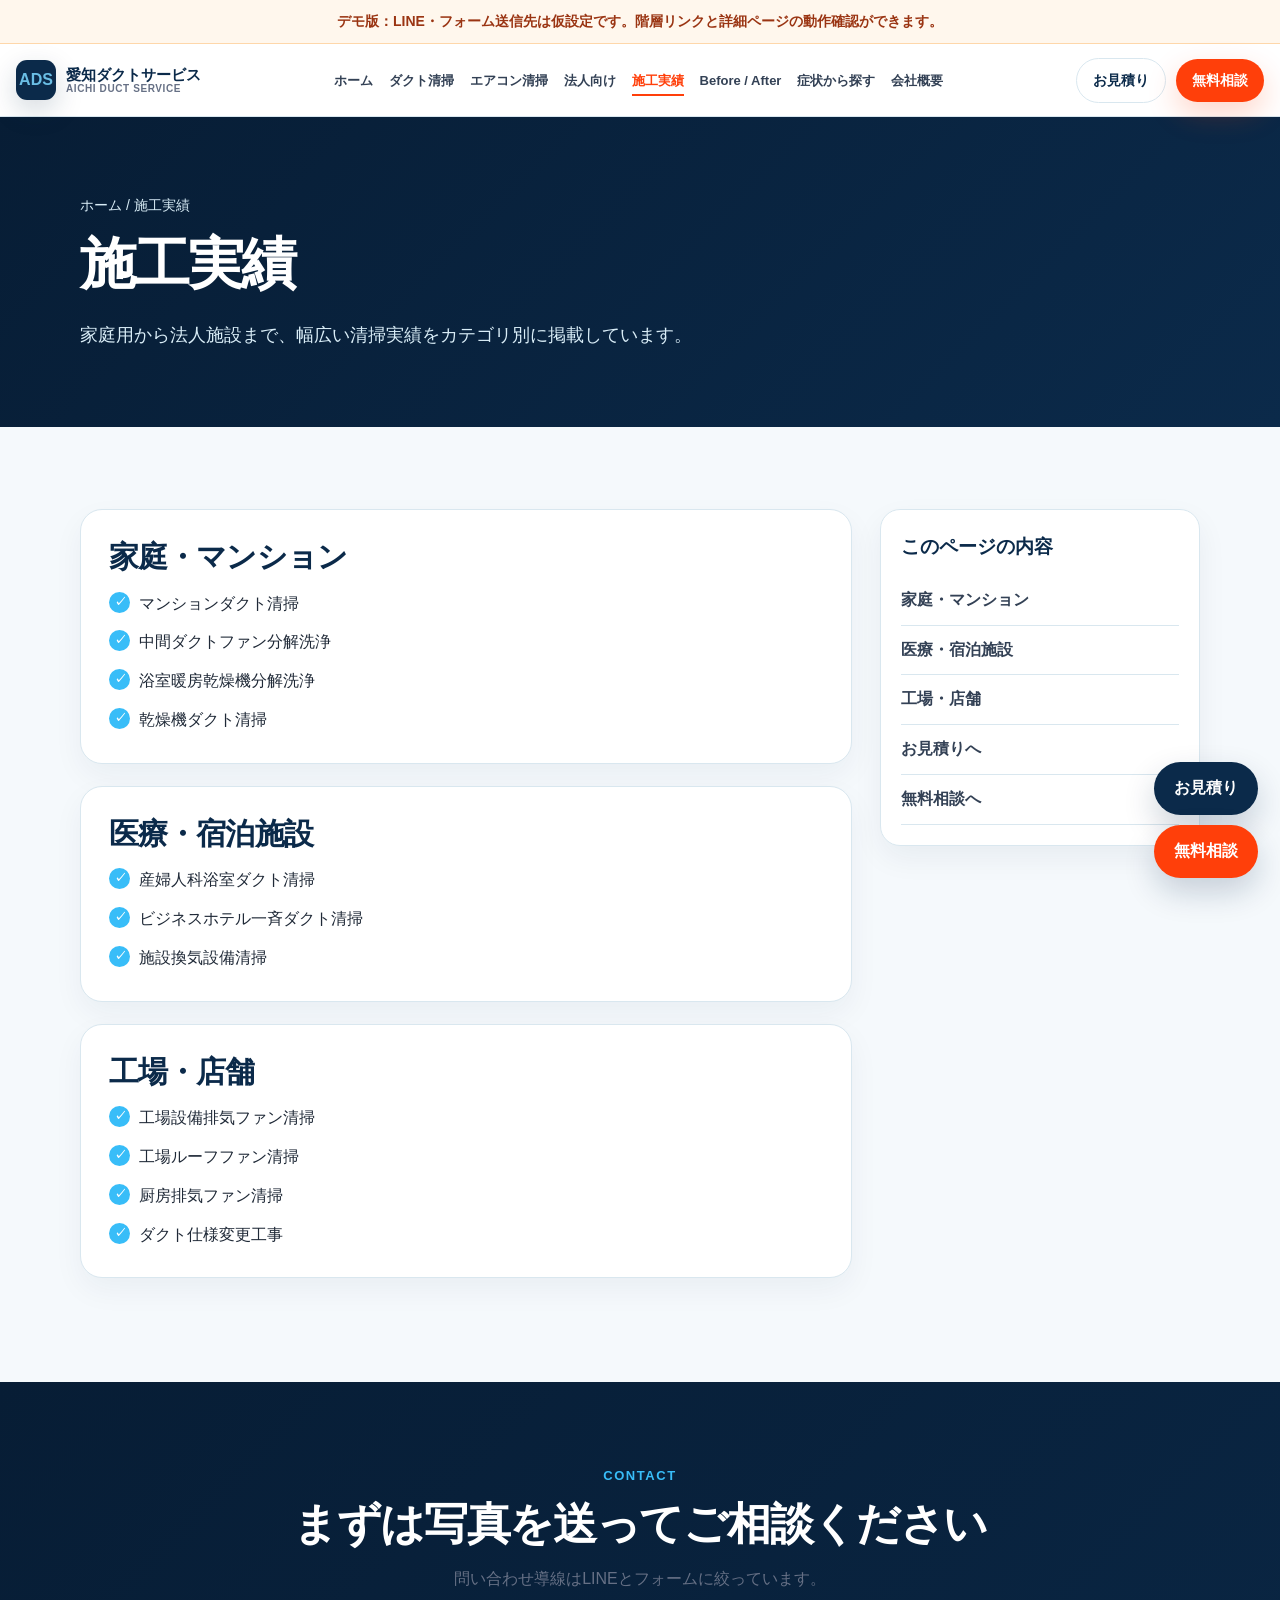
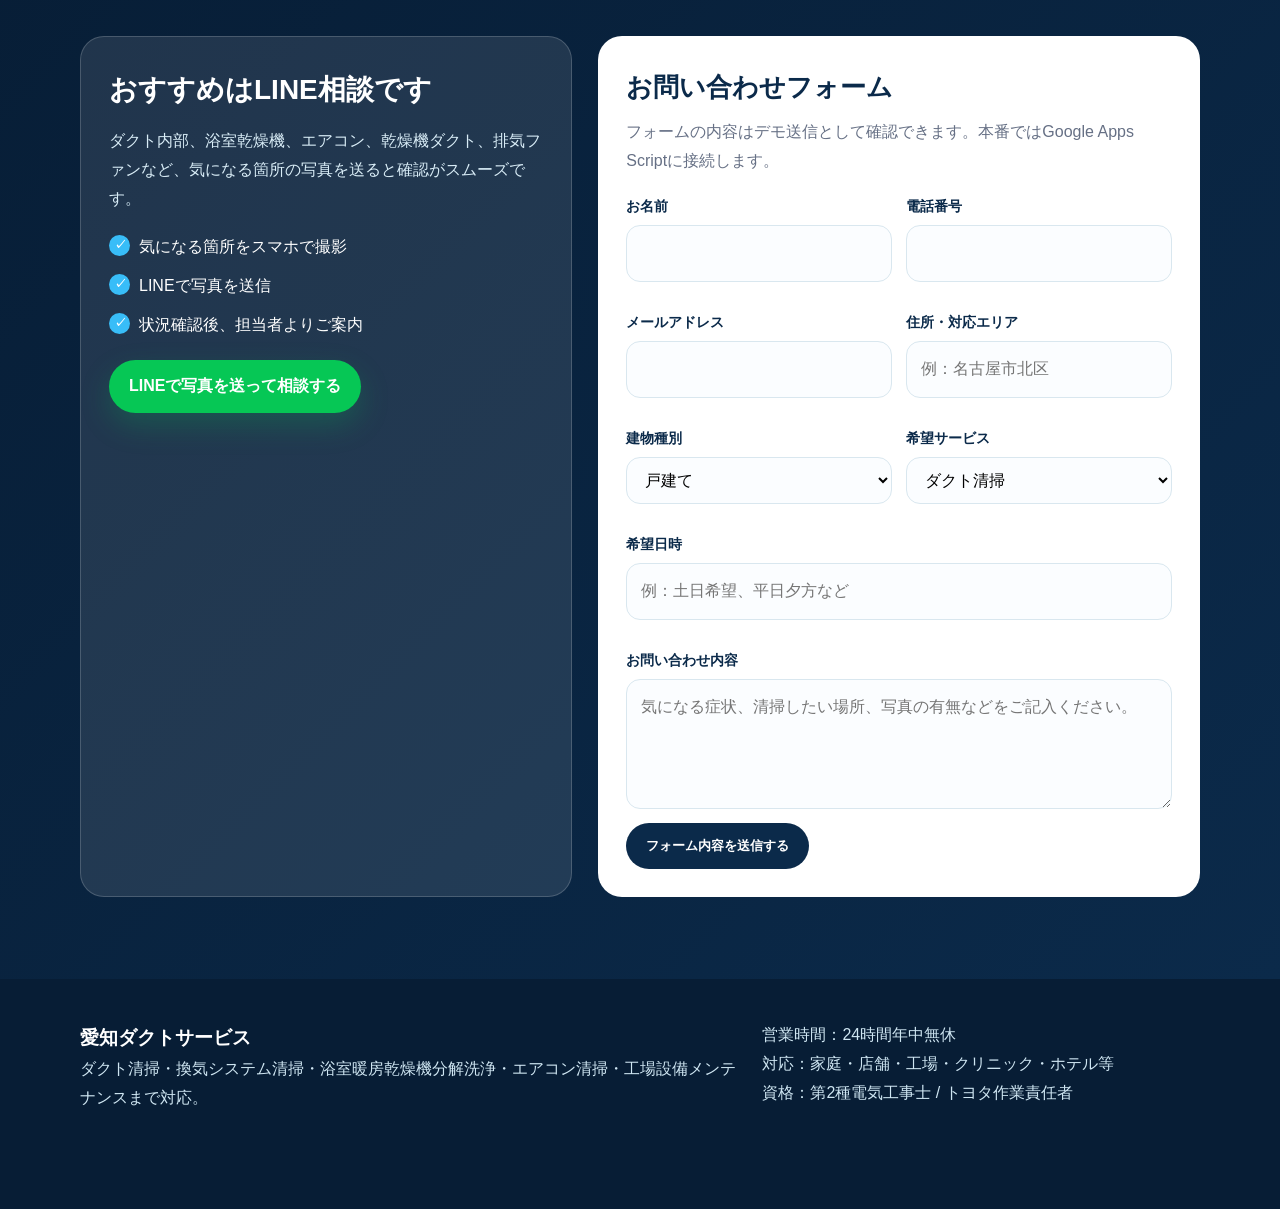
<file: works.html>
<!DOCTYPE html>
<html lang="ja">
<head>
  <meta charset="UTF-8">
  <meta name="viewport" content="width=device-width,initial-scale=1.0">
  <title>施工実績 | 愛知ダクトサービス</title>
  <meta name="description" content="愛知ダクトサービスのホームページ">
  <link rel="stylesheet" href="assets/style.css">
</head>
<body>

  <div class="demo-bar">デモ版：LINE・フォーム送信先は仮設定です。階層リンクと詳細ページの動作確認ができます。</div>
  <header class="header">
    <div class="container header-inner">
      <a class="logo" href="index.html">
        <span class="logo-mark">ADS</span>
        <span>愛知ダクトサービス<small>AICHI DUCT SERVICE</small></span>
      </a>
      <nav class="nav"><a class="" href="index.html">ホーム</a>
<a class="" href="duct.html">ダクト清掃</a>
<a class="" href="aircon.html">エアコン清掃</a>
<a class="" href="corporate.html">法人向け</a>
<a class="active" href="works.html">施工実績</a>
<a class="" href="before-after.html">Before / After</a>
<a class="" href="symptoms.html">症状から探す</a>
<a class="" href="company.html">会社概要</a></nav>
      <div class="header-actions">
        <a class="btn btn-outline" href="estimate.html">お見積り</a>
        <a class="btn btn-primary" href="contact.html">無料相談</a>
      </div>
    </div>
  </header>

  <main>
    <section class="page-hero">
      <div class="container">
        <div class="breadcrumb"><a href="index.html">ホーム</a> / 施工実績</div>
        <h1>施工実績</h1>
        <p>家庭用から法人施設まで、幅広い清掃実績をカテゴリ別に掲載しています。</p>
      </div>
    </section>
    <section class="light">
      <div class="container detail-layout">
        <div>
          <div id="sec1" class="content-block">
            <h2>家庭・マンション</h2>
            <ul class="checks"><li>マンションダクト清掃</li>
<li>中間ダクトファン分解洗浄</li>
<li>浴室暖房乾燥機分解洗浄</li>
<li>乾燥機ダクト清掃</li></ul>
          </div>
        
          <div id="sec2" class="content-block">
            <h2>医療・宿泊施設</h2>
            <ul class="checks"><li>産婦人科浴室ダクト清掃</li>
<li>ビジネスホテル一斉ダクト清掃</li>
<li>施設換気設備清掃</li></ul>
          </div>
        
          <div id="sec3" class="content-block">
            <h2>工場・店舗</h2>
            <ul class="checks"><li>工場設備排気ファン清掃</li>
<li>工場ルーフファン清掃</li>
<li>厨房排気ファン清掃</li>
<li>ダクト仕様変更工事</li></ul>
          </div>
        </div>
        <aside class="side-box">
          <h3>このページの内容</h3>
          <a href="#sec1">家庭・マンション</a><a href="#sec2">医療・宿泊施設</a><a href="#sec3">工場・店舗</a>
          <a href="estimate.html">お見積りへ</a>
          <a href="contact.html">無料相談へ</a>
        </aside>
      </div>
    </section>
  </main>

  <section id="contact" class="contact">
    <div class="container">
      <div class="section-title">
        <div class="eyebrow">Contact</div>
        <h2>まずは写真を送ってご相談ください</h2>
        <p>問い合わせ導線はLINEとフォームに絞っています。</p>
      </div>
      <div class="contact-grid">
        <div class="contact-box">
          <h3 style="font-size:28px;margin-bottom:12px">おすすめはLINE相談です</h3>
          <p>ダクト内部、浴室乾燥機、エアコン、乾燥機ダクト、排気ファンなど、気になる箇所の写真を送ると確認がスムーズです。</p>
          <ul class="checks" style="margin:20px 0">
            <li>気になる箇所をスマホで撮影</li>
            <li>LINEで写真を送信</li>
            <li>状況確認後、担当者よりご案内</li>
          </ul>
          <a class="btn btn-line js-line-link" href="#">LINEで写真を送って相談する</a>
        </div>
        
      <div class="form">
        <h3>お問い合わせフォーム</h3>
        <p style="color:var(--muted);margin-bottom:18px">フォームの内容はデモ送信として確認できます。本番ではGoogle Apps Scriptに接続します。</p>
        <form id="contactForm">
          <div class="form-row">
            <div class="field"><label>お名前</label><input name="name" required></div>
            <div class="field"><label>電話番号</label><input name="tel" required></div>
            <div class="field"><label>メールアドレス</label><input type="email" name="email"></div>
            <div class="field"><label>住所・対応エリア</label><input name="area" placeholder="例：名古屋市北区"></div>
            <div class="field"><label>建物種別</label><select name="building"><option>戸建て</option><option>マンション</option><option>店舗</option><option>事務所</option><option>工場</option><option>クリニック・施設</option><option>その他</option></select></div>
            <div class="field"><label>希望サービス</label><select name="service"><option>ダクト清掃</option><option>浴室暖房乾燥機清掃</option><option>エアコン清掃</option><option>乾燥機ダクト清掃</option><option>工場・店舗設備清掃</option><option>太陽光パネル清掃</option><option>その他</option></select></div>
            <div class="field full"><label>希望日時</label><input name="preferredDate" placeholder="例：土日希望、平日夕方など"></div>
            <div class="field full"><label>お問い合わせ内容</label><textarea name="message" required placeholder="気になる症状、清掃したい場所、写真の有無などをご記入ください。"></textarea></div>
          </div>
          <button class="btn btn-dark" type="submit">フォーム内容を送信する</button>
          <div id="formStatus" class="status"></div>
        </form>
      </div>

      </div>
    </div>
  </section>

  <footer class="footer">
    <div class="container footer-grid">
      <div>
        <h3>愛知ダクトサービス</h3>
        <p>ダクト清掃・換気システム清掃・浴室暖房乾燥機分解洗浄・エアコン清掃・工場設備メンテナンスまで対応。</p>
      </div>
      <div>
        <p>営業時間：24時間年中無休</p>
        <p>対応：家庭・店舗・工場・クリニック・ホテル等</p>
        <p>資格：第2種電気工事士 / トヨタ作業責任者</p>
      </div>
    </div>
  </footer>
  <div class="fixed-cta">
    <a class="btn btn-dark" href="estimate.html">お見積り</a>
    <a class="btn btn-primary" href="contact.html">無料相談</a>
  </div>
  <script src="assets/main.js"></script>
</body>
</html>
</file>
<file: assets/style.css>
:root{
  --navy:#0b2a4a;
  --navy2:#113f68;
  --blue:#38bdf8;
  --cyan:#6abee5;
  --orange:#ff3f0a;
  --green:#06c755;
  --light:#f5f9fc;
  --white:#fff;
  --text:#1f2937;
  --muted:#667085;
  --border:#d9e7ef;
  --shadow:0 18px 48px rgba(11,42,74,.12);
  --radius:20px;
}

*{box-sizing:border-box;margin:0;padding:0}
html{scroll-behavior:smooth}
body{
  font-family:-apple-system,BlinkMacSystemFont,"Hiragino Sans","Yu Gothic","Meiryo",sans-serif;
  color:var(--text);
  background:#fff;
  line-height:1.8;
}
a{text-decoration:none;color:inherit}
img{max-width:100%;display:block}
.container{width:min(1120px,calc(100% - 32px));margin:auto}

.demo-bar{
  background:#fff7ed;
  color:#9a3412;
  border-bottom:1px solid #fed7aa;
  text-align:center;
  font-weight:900;
  font-size:14px;
  padding:9px;
}

.header{
  position:sticky;
  top:0;
  z-index:50;
  background:rgba(255,255,255,.96);
  backdrop-filter:blur(16px);
  border-bottom:1px solid var(--border);
}

.header .container{
  width:min(1360px,calc(100% - 32px));
}

.header-inner{
  height:72px;
  display:flex;
  align-items:center;
  justify-content:space-between;
  gap:14px;
}

.logo{
  flex:0 0 auto;
  display:flex;
  align-items:center;
  gap:10px;
  color:var(--navy);
  font-weight:900;
  line-height:1.15;
  white-space:nowrap;
}

.logo-mark{
  width:40px;
  height:40px;
  border-radius:11px;
  background:var(--navy);
  color:var(--cyan);
  display:grid;
  place-items:center;
  box-shadow:0 10px 28px rgba(11,42,74,.18);
}

.logo span:not(.logo-mark){
  display:block;
  white-space:nowrap;
  font-size:15px;
  line-height:1.15;
}

.logo small{
  display:block;
  white-space:nowrap;
  font-size:10px;
  letter-spacing:.06em;
  color:var(--muted);
}

.nav{
  flex:1 1 auto;
  min-width:0;
  display:flex;
  justify-content:center;
  align-items:center;
  gap:16px;
  font-size:13px;
  font-weight:800;
  color:#334155;
  white-space:nowrap;
}

.nav a{
  position:relative;
  display:inline-flex;
  align-items:center;
  white-space:nowrap;
  word-break:keep-all;
  line-height:1;
  padding:26px 0;
}

.nav a.active,
.nav a:hover{
  color:var(--orange);
}

.nav a.active:after,
.nav a:hover:after{
  content:"";
  position:absolute;
  left:0;
  right:0;
  bottom:17px;
  height:2px;
  background:var(--orange);
}

.header-actions{
  flex:0 0 auto;
  display:flex;
  align-items:center;
  gap:10px;
}

.header-actions .btn{
  min-height:42px;
  padding:9px 16px;
  font-size:14px;
}

.btn{
  display:inline-flex;
  align-items:center;
  justify-content:center;
  gap:8px;
  min-height:46px;
  padding:12px 20px;
  border-radius:999px;
  border:0;
  font-weight:900;
  cursor:pointer;
  transition:.18s ease;
  text-align:center;
  white-space:nowrap;
}

.btn:hover{transform:translateY(-2px)}
.btn-primary{background:var(--orange);color:#fff;box-shadow:0 12px 30px rgba(255,63,10,.22)}
.btn-line{background:var(--green);color:#fff;box-shadow:0 12px 30px rgba(6,199,85,.22)}
.btn-outline{background:#fff;color:var(--navy);border:1px solid var(--border)}
.btn-dark{background:var(--navy);color:#fff}

.hero{
  background:
    radial-gradient(circle at 82% 18%,rgba(56,189,248,.22),transparent 32%),
    linear-gradient(135deg,#071d35 0%,#0b2a4a 58%,#113f68 100%);
  color:#fff;
  padding:92px 0 82px;
  overflow:hidden;
}

.hero-grid{
  display:grid;
  grid-template-columns:1.05fr .95fr;
  gap:52px;
  align-items:center;
}

.badge{
  display:inline-flex;
  background:rgba(106,190,229,.16);
  border:1px solid rgba(106,190,229,.38);
  border-radius:999px;
  padding:8px 14px;
  color:#dff7ff;
  font-size:14px;
  font-weight:900;
  margin-bottom:20px;
}

h1{
  font-size:clamp(34px,5vw,56px);
  line-height:1.15;
  letter-spacing:-.04em;
  margin-bottom:22px;
}

.hero p{
  font-size:clamp(17px,2vw,21px);
  color:#d9edf7;
  margin-bottom:28px;
}

.hero-actions{
  display:flex;
  gap:14px;
  flex-wrap:wrap;
}

.trust{
  display:flex;
  gap:10px;
  flex-wrap:wrap;
  margin-top:24px;
}

.trust span{
  background:rgba(255,255,255,.11);
  border:1px solid rgba(255,255,255,.18);
  border-radius:999px;
  padding:8px 12px;
  font-weight:900;
  font-size:14px;
}

.hero-visual{
  background:rgba(255,255,255,.1);
  border:1px solid rgba(255,255,255,.18);
  border-radius:30px;
  padding:22px;
  box-shadow:0 24px 80px rgba(0,0,0,.22);
}

.duct-illust{
  min-height:350px;
  background:#eff9ff;
  border-radius:24px;
  display:grid;
  place-items:center;
  position:relative;
  overflow:hidden;
}

.duct-illust:before{
  content:"";
  width:78%;
  height:126px;
  border:12px solid var(--navy);
  border-radius:22px;
  opacity:.28;
}

.duct-illust:after{
  content:"ADS";
  position:absolute;
  font-size:74px;
  font-weight:900;
  color:rgba(11,42,74,.12);
}

section{padding:82px 0}
.light{background:var(--light)}
.section-title{text-align:center;margin-bottom:42px}
.eyebrow{
  color:var(--blue);
  font-weight:900;
  letter-spacing:.12em;
  font-size:13px;
  text-transform:uppercase;
  margin-bottom:8px;
}

h2{
  font-size:clamp(28px,4vw,44px);
  line-height:1.25;
  color:var(--navy);
  letter-spacing:-.03em;
}

.section-title p{
  max-width:760px;
  margin:14px auto 0;
  color:var(--muted);
}

.grid-3{
  display:grid;
  grid-template-columns:repeat(3,1fr);
  gap:20px;
}

.grid-2{
  display:grid;
  grid-template-columns:repeat(2,1fr);
  gap:22px;
}

.card{
  background:#fff;
  border:1px solid var(--border);
  border-radius:var(--radius);
  padding:24px;
  box-shadow:0 12px 30px rgba(11,42,74,.06);
}

.card h3{
  font-size:22px;
  color:var(--navy);
  line-height:1.35;
  margin-bottom:10px;
}

.card p{
  color:var(--muted);
  font-size:15px;
}

.card-link{
  display:inline-flex;
  margin-top:18px;
  color:var(--orange);
  font-weight:900;
}

.card-link:after{content:" →"}

.icon{
  width:46px;
  height:46px;
  border-radius:16px;
  background:#e8f7ff;
  color:var(--navy);
  display:grid;
  place-items:center;
  font-weight:900;
  margin-bottom:16px;
}

.problem-list{
  display:grid;
  grid-template-columns:repeat(4,1fr);
  gap:16px;
}

.problem{
  background:#fff;
  border:1px solid var(--border);
  border-radius:18px;
  padding:18px;
  font-weight:900;
  color:var(--navy);
  box-shadow:0 10px 28px rgba(11,42,74,.05);
}

.problem strong{
  display:block;
  color:var(--orange);
  font-size:22px;
  margin-bottom:6px;
}

.ba-large{
  background:#fff;
  border-radius:26px;
  border:1px solid var(--border);
  box-shadow:var(--shadow);
  overflow:hidden;
}

.ba-view{
  display:grid;
  grid-template-columns:1fr 1fr;
  height:420px;
}

.before,
.after{
  position:relative;
  overflow:hidden;
  display:grid;
  place-items:center;
  font-weight:900;
  font-size:18px;
}

.before{
  background:linear-gradient(135deg,#241b14,#111);
  color:#fff;
}

.after{
  background:linear-gradient(135deg,#effaff,#dceef7);
  color:var(--navy);
}

.ba-tabs{
  display:grid;
  grid-template-columns:repeat(6,1fr);
  gap:12px;
  margin-top:18px;
}

.ba-tab{
  background:linear-gradient(135deg,#43617f,#6a86a2);
  color:#fff;
  border-radius:10px;
  min-height:84px;
  display:flex;
  align-items:flex-end;
  justify-content:center;
  padding:12px;
  text-align:center;
  font-weight:900;
  font-size:13px;
  border:3px solid transparent;
  cursor:pointer;
  font:inherit;
}

.ba-tab.active{
  border-color:var(--orange);
}

.ba-image-placeholder{
  width:100%;
  height:100%;
  display:flex;
  flex-direction:column;
  align-items:center;
  justify-content:center;
  background:linear-gradient(135deg,#2b2118,#0f0f0f);
  color:#fff;
  font-weight:900;
}

.ba-image-placeholder-after{
  background:linear-gradient(135deg,#eef8ff,#dcecf6);
  color:#0b2a4a;
}

.ba-label{
  font-size:18px;
  margin-bottom:12px;
}

.ba-caption{
  font-size:22px;
  text-align:center;
  line-height:1.4;
  padding:0 16px;
}

.table{
  width:100%;
  border-collapse:collapse;
  background:#fff;
  border-radius:18px;
  overflow:hidden;
  box-shadow:0 12px 30px rgba(11,42,74,.06);
}

.table th,
.table td{
  padding:16px 18px;
  border-bottom:1px solid var(--border);
  text-align:left;
}

.table th{color:var(--navy)}
.table td:last-child{
  text-align:right;
  font-weight:900;
  color:var(--navy);
}

.flow{
  display:grid;
  grid-template-columns:repeat(6,1fr);
  gap:14px;
}

.flow-card{
  background:#fff;
  border:1px solid var(--border);
  border-radius:18px;
  padding:18px;
}

.flow-card span{
  width:36px;
  height:36px;
  border-radius:50%;
  background:var(--navy);
  color:#fff;
  display:grid;
  place-items:center;
  font-weight:900;
  margin-bottom:10px;
}

.flow-card h3{
  color:var(--navy);
  font-size:16px;
  line-height:1.4;
  margin-bottom:6px;
}

.flow-card p{
  color:var(--muted);
  font-size:14px;
  line-height:1.65;
}

.page-hero{
  background:linear-gradient(135deg,#071d35,#0b2a4a);
  color:#fff;
  padding:76px 0;
}

.breadcrumb{
  font-size:14px;
  color:#d9edf7;
  margin-bottom:14px;
}

.page-hero h1{
  font-size:clamp(34px,5vw,56px);
}

.page-hero p{
  max-width:780px;
  color:#d9edf7;
  font-size:18px;
}

.detail-layout{
  display:grid;
  grid-template-columns:1fr 320px;
  gap:28px;
  align-items:start;
}

.side-box{
  position:sticky;
  top:98px;
  background:#fff;
  border:1px solid var(--border);
  border-radius:20px;
  padding:20px;
  box-shadow:0 12px 30px rgba(11,42,74,.06);
}

.side-box h3{
  color:var(--navy);
  margin-bottom:12px;
}

.side-box a{
  display:block;
  padding:10px 0;
  border-bottom:1px solid var(--border);
  font-weight:800;
  color:#334155;
}

.side-box a:hover{color:var(--orange)}

.content-block{
  background:#fff;
  border:1px solid var(--border);
  border-radius:22px;
  padding:28px;
  margin-bottom:22px;
  box-shadow:0 12px 30px rgba(11,42,74,.05);
}

.content-block h2{
  text-align:left;
  font-size:30px;
  margin-bottom:14px;
}

.content-block h3{
  color:var(--navy);
  font-size:22px;
  margin:18px 0 8px;
}

.checks{
  display:grid;
  gap:10px;
  margin-top:14px;
}

.checks li{
  list-style:none;
  position:relative;
  padding-left:30px;
}

.checks li:before{
  content:"✓";
  position:absolute;
  left:0;
  top:2px;
  width:21px;
  height:21px;
  border-radius:50%;
  background:var(--blue);
  color:#fff;
  display:grid;
  place-items:center;
  font-size:12px;
  font-weight:900;
}

.contact{
  background:linear-gradient(135deg,#071d35,#0b2a4a);
  color:#fff;
}

.contact h2{color:#fff}

.contact-grid{
  display:grid;
  grid-template-columns:.9fr 1.1fr;
  gap:26px;
}

.contact-box{
  background:rgba(255,255,255,.1);
  border:1px solid rgba(255,255,255,.18);
  border-radius:24px;
  padding:28px;
}

.contact-box p{color:#d9edf7}

.form{
  background:#fff;
  border-radius:24px;
  padding:28px;
  color:var(--text);
}

.form h3{
  color:var(--navy);
  font-size:26px;
  margin-bottom:8px;
}

.form-row{
  display:grid;
  grid-template-columns:1fr 1fr;
  gap:14px;
}

.field{
  display:grid;
  gap:6px;
  margin-bottom:14px;
}

.field.full{grid-column:1/-1}

label{
  font-weight:900;
  color:var(--navy);
  font-size:14px;
}

input,
select,
textarea{
  width:100%;
  border:1px solid var(--border);
  border-radius:14px;
  padding:13px 14px;
  font:inherit;
  background:#fbfdff;
}

textarea{
  min-height:130px;
  resize:vertical;
}

.status{
  display:none;
  margin-top:12px;
  border-radius:14px;
  padding:12px;
  font-weight:900;
}

.status.success{
  display:block;
  background:#ecfdf5;
  color:#047857;
  border:1px solid #a7f3d0;
}

.footer{
  background:#071d35;
  color:#cfe6f2;
  padding:42px 0 96px;
}

.footer-grid{
  display:grid;
  grid-template-columns:1.2fr .8fr;
  gap:26px;
}

.footer h3{color:#fff}

.fixed-cta{
  position:fixed;
  right:22px;
  bottom:22px;
  z-index:70;
  display:grid;
  gap:10px;
}

.fixed-cta .btn{
  box-shadow:0 14px 32px rgba(11,42,74,.2);
}

@media(max-width:1200px){
  .header .container{
    width:min(1180px,calc(100% - 24px));
  }

  .nav{
    gap:12px;
    font-size:12px;
  }

  .header-actions .btn{
    padding:8px 13px;
    font-size:13px;
  }

  .logo span:not(.logo-mark){
    font-size:14px;
  }
}

@media(max-width:1060px){
  .nav{display:none}

  .hero-grid,
  .detail-layout,
  .contact-grid,
  .footer-grid{
    grid-template-columns:1fr;
  }

  .problem-list,
  .grid-3,
  .grid-2{
    grid-template-columns:1fr 1fr;
  }

  .flow{
    grid-template-columns:repeat(3,1fr);
  }

  .side-box{
    position:static;
  }
}

@media(max-width:680px){
  .header .container{
    width:min(1120px,calc(100% - 24px));
  }

  .header-inner{
    height:68px;
    gap:10px;
  }

  .logo small{
    display:none;
  }

  .header-actions .btn-outline{
    display:none;
  }

  .hero{
    padding:58px 0;
  }

  section{
    padding:58px 0;
  }

  .problem-list,
  .grid-3,
  .grid-2,
  .flow,
  .form-row{
    grid-template-columns:1fr;
  }

  .ba-tabs{
    grid-template-columns:repeat(2,1fr);
  }

  .ba-view{
    grid-template-columns:1fr;
    height:auto;
  }

  .before,
  .after{
    min-height:220px;
  }

  .hero-actions{
    flex-direction:column;
  }

  .btn{
    width:100%;
  }

  .fixed-cta{
    left:12px;
    right:12px;
    bottom:12px;
    grid-template-columns:1fr 1fr;
  }
}
</file>
